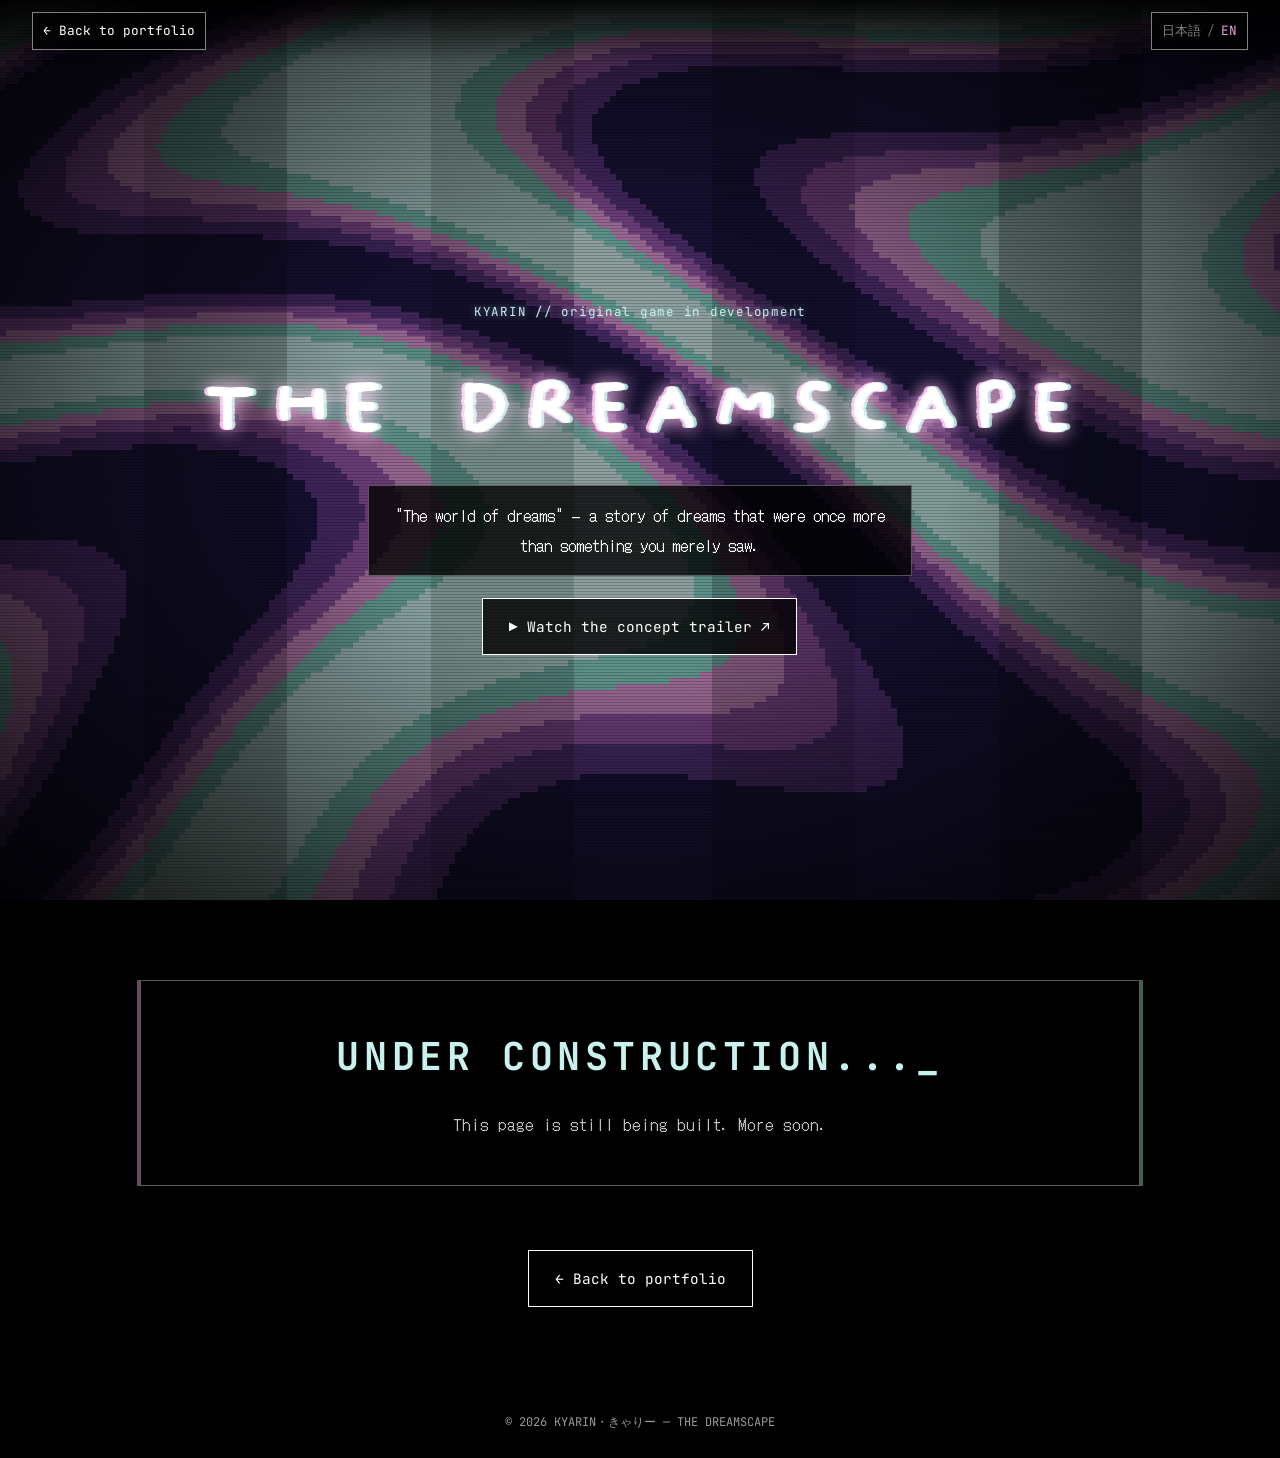
<file: dreamscape.html>
<!DOCTYPE html>
<html lang="ja">
<head>
<meta charset="utf-8">
<meta name="viewport" content="width=device-width, initial-scale=1, viewport-fit=cover">
<title>THE DREAMSCAPE | KYARIN・きゃりー</title>
<meta name="description" content="KYARIN・きゃりーが友人と制作中のオリジナルゲーム「THE DREAMSCAPE」。An original game in development by KYARIN and friends.">
<meta name="theme-color" content="#000000">
<link rel="icon" type="image/png" href="assets/img/favicon.png">
<meta property="og:title" content="THE DREAMSCAPE | KYARIN">
<meta property="og:image" content="https://i.ytimg.com/vi/bztzJvlkSeY/hqdefault.jpg">

<!-- Same language rule as the main page (shares the visitor's choice). -->
<script>
  (function () {
    var root = document.documentElement, q = new URLSearchParams(location.search).get('lang'), s = null;
    root.classList.add('js');
    if (q === 'jp') q = 'ja';
    try { s = localStorage.getItem('lang'); } catch (e) {}
    var nav = (navigator.languages && navigator.languages[0]) || navigator.language || '';
    root.lang = (q === 'ja' || q === 'en') ? q : (s === 'ja' || s === 'en') ? s : (/^ja\b/i.test(nav) ? 'ja' : 'en');
  })();
</script>

<link rel="preconnect" href="https://fonts.googleapis.com">
<link rel="preconnect" href="https://fonts.gstatic.com" crossorigin>
<!-- fonts load without blocking the first paint -->
<link rel="stylesheet" href="https://fonts.googleapis.com/css2?family=DotGothic16&family=JetBrains+Mono:wght@400;700&display=swap" media="print" onload="this.media='all'">
<noscript><link rel="stylesheet" href="https://fonts.googleapis.com/css2?family=DotGothic16&family=JetBrains+Mono:wght@400;700&display=swap"></noscript>
<link rel="stylesheet" href="assets/css/dreamscape.css?v=6">
<script src="assets/js/dreamscape.js?v=4" defer></script>
</head>
<body>
<!--
  HOW TO EDIT THIS PAGE
  Every text is written twice: <span lang="ja">日本語</span><span lang="en">English</span>.
  The page is "under construction": add new sections inside <main> above the "Back to portfolio" button.
-->

<!-- Animated wavy / glitch background -->
<canvas id="dream-bg" aria-hidden="true"></canvas>
<div class="vignette" aria-hidden="true"></div>
<div class="scanlines" aria-hidden="true"></div>

<header class="d-top">
  <a class="d-back" href="index.html#dreamscape">← <span lang="ja">ポートフォリオへ戻る</span><span lang="en">Back to portfolio</span></a>
  <button type="button" class="d-lang" id="d-lang" aria-label="Switch to English">
    <span class="d-lang-opt" data-l="ja">日本語</span><span class="d-lang-sep">/</span><span class="d-lang-opt" data-l="en">EN</span>
  </button>
</header>

<main class="d-main">

  <!-- ============ TITLE ============ -->
  <section class="d-hero">
    <p class="d-kicker">KYARIN // <span lang="ja">オリジナルゲーム制作中</span><span lang="en">original game in development</span></p>
    <h1 class="d-title" data-text="THE DREAMSCAPE">THE DREAMSCAPE</h1>
    <p class="d-sub">
      <span lang="ja">「夢の世界」— 神々に創られた、ただ見るだけではない夢の物語。</span>
      <span lang="en">"The world of dreams" — a story of dreams that were once more than something you merely saw.</span>
    </p>
    <a class="d-btn" href="https://youtu.be/bztzJvlkSeY" target="_blank" rel="noopener">▶ <span lang="ja">コンセプト映像を観る</span><span lang="en">Watch the concept trailer</span> ↗</a>
  </section>

  <!-- ============ UNDER CONSTRUCTION ============ -->
  <section class="d-panel d-wip" aria-labelledby="wip-title">
    <h2 class="d-wip-title" id="wip-title" data-text="UNDER CONSTRUCTION...">UNDER CONSTRUCTION...</h2>
    <p>
      <span lang="ja">このページは現在制作中です。続報をお待ちください。</span>
      <span lang="en">This page is still being built. More soon.</span>
    </p>
  </section>

  <div class="d-end">
    <a class="d-btn" href="index.html#dreamscape">← <span lang="ja">ポートフォリオへ戻る</span><span lang="en">Back to portfolio</span></a>
  </div>
</main>

<footer class="d-foot">© <span id="year">2026</span> KYARIN・きゃりー — THE DREAMSCAPE</footer>
</body>
</html>
</file>
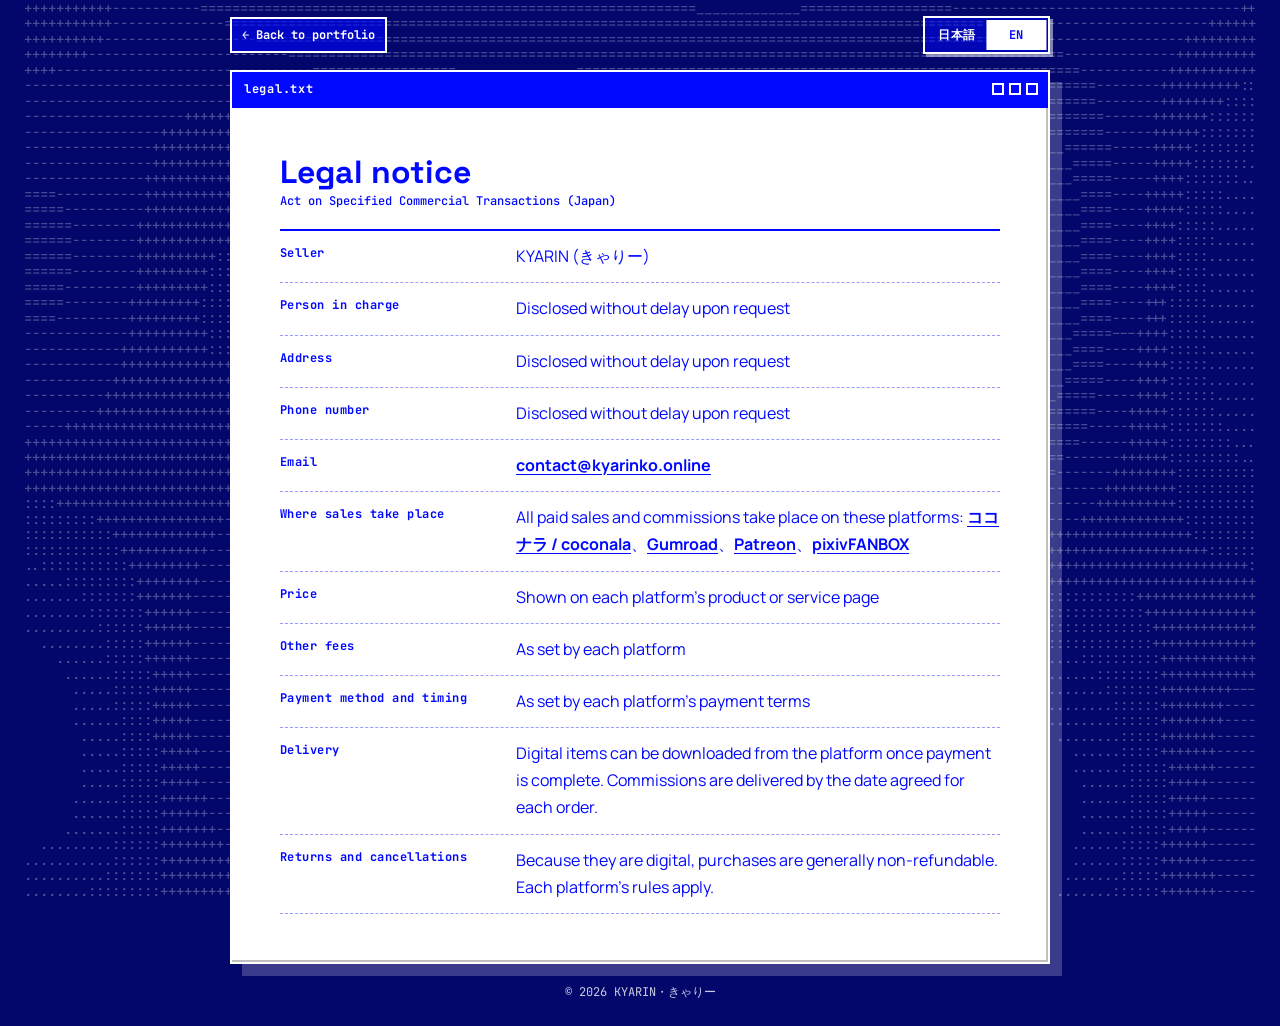
<file: legal.html>
<!DOCTYPE html>
<html lang="ja" data-title-ja="特定商取引法に基づく表記 | KYARIN・きゃりー" data-title-en="Legal notice (Specified Commercial Transactions Act) | KYARIN" data-desc-ja="KYARIN・きゃりーの特定商取引法に基づく表記。" data-desc-en="Legal notice under the Japanese Specified Commercial Transactions Act for KYARIN.">
<head>
<meta charset="utf-8">
<meta name="viewport" content="width=device-width, initial-scale=1, viewport-fit=cover">
<title>特定商取引法に基づく表記 | KYARIN・きゃりー</title>
<meta name="description" content="KYARIN・きゃりーの特定商取引法に基づく表記。">
<meta name="theme-color" content="#0008ff">
<!-- DRAFT: TODO(kyarinko) review this page (not legal advice), then remove the noindex line below and link it from the footer -->
<meta name="robots" content="noindex">
<!-- TODO(kyarinko): when approved, add canonical + hreflang like links.html -->
<meta property="og:type" content="website">
<meta property="og:url" content="https://kyarinko.online/legal.html">
<meta property="og:title" content="KYARIN — 特定商取引法に基づく表記">
<meta property="og:description" content="KYARIN・きゃりーの特定商取引法に基づく表記。 Legal notice under the Japanese Specified Commercial Transactions Act for KYARIN.">
<meta property="og:image" content="https://kyarinko.online/assets/img/og.jpg">
<meta name="twitter:card" content="summary_large_image">
<link rel="icon" type="image/png" href="assets/img/favicon.png">
<link rel="apple-touch-icon" href="assets/img/apple-touch-icon.png">

<!-- Same language rule as the main page (shares the visitor's choice). -->
<script>
  (function () {
    var root = document.documentElement, q = new URLSearchParams(location.search).get('lang'), s = null;
    root.classList.add('js');
    if (q === 'jp') q = 'ja';
    try { s = localStorage.getItem('lang'); } catch (e) {}
    var nav = (navigator.languages && navigator.languages[0]) || navigator.language || '';
    root.lang = (q === 'ja' || q === 'en') ? q : (s === 'ja' || s === 'en') ? s : (/^ja\b/i.test(nav) ? 'ja' : 'en');
  })();
</script>

<link rel="preconnect" href="https://fonts.googleapis.com">
<link rel="preconnect" href="https://fonts.gstatic.com" crossorigin>
<!-- fonts load without blocking the first paint (text shows in fallback fonts for a moment) -->
<link rel="stylesheet" href="https://fonts.googleapis.com/css2?family=Bebas+Neue&family=JetBrains+Mono:wght@300;500;700&family=Manrope:wght@400;700&family=Space+Grotesk:wght@500;700&family=Syne:wght@800&display=swap" media="print" onload="this.media='all'">
<noscript><link rel="stylesheet" href="https://fonts.googleapis.com/css2?family=Bebas+Neue&family=JetBrains+Mono:wght@300;500;700&family=Manrope:wght@400;700&family=Space+Grotesk:wght@500;700&family=Syne:wght@800&display=swap"></noscript>
<link rel="stylesheet" href="assets/css/style.css?v=20">
<link rel="stylesheet" href="assets/css/pages.css?v=2">
<script src="assets/js/common.js?v=3" defer></script>
<script src="assets/js/page.js?v=1" defer></script>
</head>
<body class="legal-page">
<div id="ascii-container" aria-hidden="true"><pre id="ascii-bg"></pre></div>
<div class="lang-wipe" aria-hidden="true"></div>

<main class="legal-main">
  <div class="links-top">
    <a class="back-link" href="index.html">← <span lang="ja">ポートフォリオへ戻る</span><span lang="en">Back to portfolio</span></a>
    <button type="button" class="switch lang-switch" aria-label="Switch to English">
      <span class="switch-thumb" aria-hidden="true"></span>
      <span class="switch-opt" aria-hidden="true">日本語</span>
      <span class="switch-opt" aria-hidden="true">EN</span>
    </button>
  </div>
  <div class="window window--light reveal">
    <div class="window-bar"><span>legal.txt</span><span class="window-ctrl" aria-hidden="true"><i></i><i></i><i></i></span></div>
    <div class="window-body">
      <h1 class="legal-title"><span lang="ja">特定商取引法に基づく表記</span><span lang="en">Legal notice<small>Act on Specified Commercial Transactions (Japan)</small></span></h1>
      <dl class="legal-table">
        <div><dt><span lang="ja">販売事業者</span><span lang="en">Seller</span></dt><dd><span lang="ja">KYARIN（きゃりー）</span><span lang="en">KYARIN (きゃりー)</span></dd></div>
        <div><dt><span lang="ja">運営責任者</span><span lang="en">Person in charge</span></dt><dd><span lang="ja">請求があった場合には遅滞なく開示いたします</span><span lang="en">Disclosed without delay upon request</span></dd></div>
        <div><dt><span lang="ja">所在地</span><span lang="en">Address</span></dt><dd><span lang="ja">請求があった場合には遅滞なく開示いたします</span><span lang="en">Disclosed without delay upon request</span></dd></div>
        <div><dt><span lang="ja">電話番号</span><span lang="en">Phone number</span></dt><dd><span lang="ja">請求があった場合には遅滞なく開示いたします</span><span lang="en">Disclosed without delay upon request</span></dd></div>
        <div><dt><span lang="ja">メールアドレス</span><span lang="en">Email</span></dt><dd><a href="mailto:contact@kyarinko.online">contact@kyarinko.online</a></dd></div>
        <div><dt><span lang="ja">販売・取引の場所</span><span lang="en">Where sales take place</span></dt><dd><span lang="ja">有料の販売・コミッションはすべて以下のプラットフォーム上で行われます：</span><span lang="en">All paid sales and commissions take place on these platforms:</span> <a href="https://coconala.com/users/6411269" target="_blank" rel="noopener">ココナラ / coconala</a>、<a href="https://kyarinko.gumroad.com/" target="_blank" rel="noopener">Gumroad</a>、<a href="https://www.patreon.com/cw/kyarinko" target="_blank" rel="noopener">Patreon</a>、<a href="https://kyarin.fanbox.cc/" target="_blank" rel="noopener">pixivFANBOX</a><!-- TODO(kyarinko): add BOOTH / itch.io when the shops open --></dd></div>
        <div><dt><span lang="ja">販売価格</span><span lang="en">Price</span></dt><dd><span lang="ja">各プラットフォームの商品・サービスページに表示しています</span><span lang="en">Shown on each platform's product or service page</span></dd></div>
        <div><dt><span lang="ja">商品代金以外の必要料金</span><span lang="en">Other fees</span></dt><dd><span lang="ja">各プラットフォームの規定に従います</span><span lang="en">As set by each platform</span></dd></div>
        <div><dt><span lang="ja">支払方法・支払時期</span><span lang="en">Payment method and timing</span></dt><dd><span lang="ja">各プラットフォームの決済方法・規定に従います</span><span lang="en">As set by each platform's payment terms</span></dd></div>
        <div><dt><span lang="ja">引渡し時期</span><span lang="en">Delivery</span></dt><dd><span lang="ja">デジタル商品は決済完了後、各プラットフォームからダウンロードいただけます。コミッションは取引ごとに合意した納期にお届けします。</span><span lang="en">Digital items can be downloaded from the platform once payment is complete. Commissions are delivered by the date agreed for each order.</span></dd></div>
        <div><dt><span lang="ja">返品・キャンセル</span><span lang="en">Returns and cancellations</span></dt><dd><span lang="ja">デジタル商品の性質上、購入後の返品・返金は原則としてお受けしておりません。各プラットフォームの規定に従います。</span><span lang="en">Because they are digital, purchases are generally non-refundable. Each platform's rules apply.</span></dd></div>
      </dl>
    </div>
  </div>
  <p class="links-foot">© <span id="year">2026</span> KYARIN・きゃりー</p>
</main>
</body>
</html>
</file>
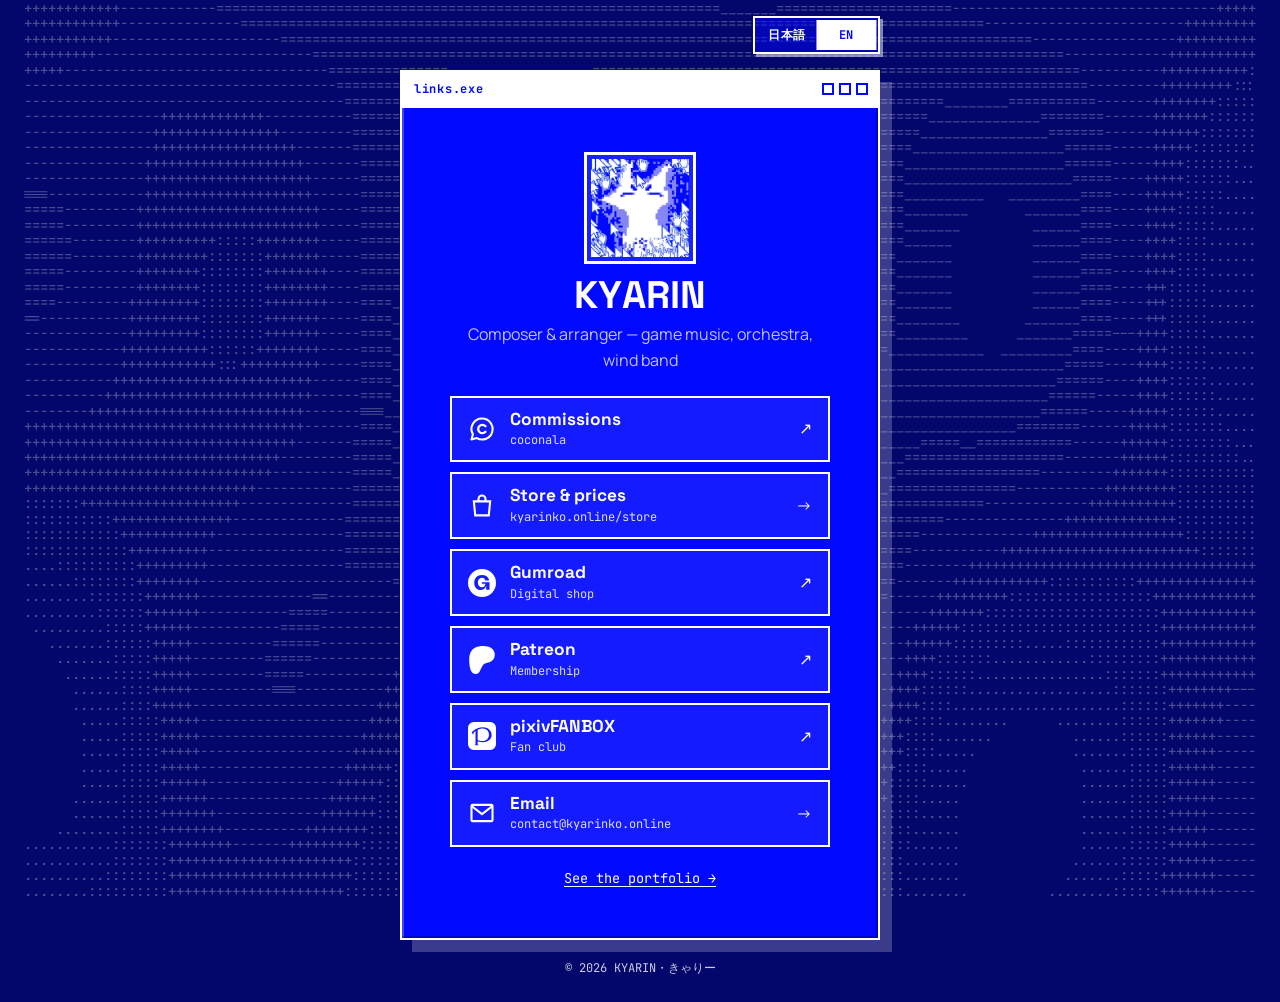
<file: links.html>
<!DOCTYPE html>
<html lang="ja" data-title-ja="KYARIN・きゃりー | リンク" data-title-en="KYARIN | Links" data-desc-ja="作曲家・編曲家 KYARIN・きゃりーのリンク集。" data-desc-en="Links for composer and arranger KYARIN.">
<head>
<meta charset="utf-8">
<meta name="viewport" content="width=device-width, initial-scale=1, viewport-fit=cover">
<title>KYARIN・きゃりー | リンク</title>
<meta name="description" content="作曲家・編曲家 KYARIN・きゃりーのリンク集。">
<meta name="theme-color" content="#0008ff">
<link rel="canonical" href="https://kyarinko.online/links.html">
<link rel="alternate" hreflang="ja" href="https://kyarinko.online/links.html?lang=ja">
<link rel="alternate" hreflang="en" href="https://kyarinko.online/links.html?lang=en">
<link rel="alternate" hreflang="x-default" href="https://kyarinko.online/links.html">
<meta property="og:type" content="website">
<meta property="og:url" content="https://kyarinko.online/links.html">
<meta property="og:title" content="KYARIN — Links">
<meta property="og:description" content="作曲家・編曲家 KYARIN・きゃりーのリンク集。 Links for composer and arranger KYARIN.">
<meta property="og:image" content="https://kyarinko.online/assets/img/og.jpg">
<meta name="twitter:card" content="summary_large_image">
<link rel="icon" type="image/png" href="assets/img/favicon.png">
<link rel="apple-touch-icon" href="assets/img/apple-touch-icon.png">

<!-- Same language rule as the main page (shares the visitor's choice). -->
<script>
  (function () {
    var root = document.documentElement, q = new URLSearchParams(location.search).get('lang'), s = null;
    root.classList.add('js');
    if (q === 'jp') q = 'ja';
    try { s = localStorage.getItem('lang'); } catch (e) {}
    var nav = (navigator.languages && navigator.languages[0]) || navigator.language || '';
    root.lang = (q === 'ja' || q === 'en') ? q : (s === 'ja' || s === 'en') ? s : (/^ja\b/i.test(nav) ? 'ja' : 'en');
  })();
</script>

<link rel="preconnect" href="https://fonts.googleapis.com">
<link rel="preconnect" href="https://fonts.gstatic.com" crossorigin>
<!-- fonts load without blocking the first paint (text shows in fallback fonts for a moment) -->
<link rel="stylesheet" href="https://fonts.googleapis.com/css2?family=Bebas+Neue&family=JetBrains+Mono:wght@300;500;700&family=Manrope:wght@400;700&family=Space+Grotesk:wght@500;700&family=Syne:wght@800&display=swap" media="print" onload="this.media='all'">
<noscript><link rel="stylesheet" href="https://fonts.googleapis.com/css2?family=Bebas+Neue&family=JetBrains+Mono:wght@300;500;700&family=Manrope:wght@400;700&family=Space+Grotesk:wght@500;700&family=Syne:wght@800&display=swap"></noscript>
<link rel="stylesheet" href="assets/css/style.css?v=20">
<link rel="stylesheet" href="assets/css/pages.css?v=2">
<script src="assets/js/common.js?v=3" defer></script>
<script src="assets/js/page.js?v=1" defer></script>
</head>
<body class="links-page">
<div id="ascii-container" aria-hidden="true"><pre id="ascii-bg"></pre></div>
<div class="lang-wipe" aria-hidden="true"></div>

<main class="links-main">
  <div class="links-top">
    <button type="button" class="switch lang-switch" aria-label="Switch to English">
      <span class="switch-thumb" aria-hidden="true"></span>
      <span class="switch-opt" aria-hidden="true">日本語</span>
      <span class="switch-opt" aria-hidden="true">EN</span>
    </button>
  </div>
  <div class="window reveal">
    <div class="window-bar"><span>links.exe</span><span class="window-ctrl" aria-hidden="true"><i></i><i></i><i></i></span></div>
    <div class="window-body links-body">
      <img class="links-avatar" src="assets/img/kyarin.webp" width="112" height="112" alt="" fetchpriority="high">
      <h1 class="links-name wave">KYARIN</h1>
      <p class="links-bio"><span lang="ja">作曲・編曲・演奏｜ゲーム音楽・オーケストラ・吹奏楽</span><span lang="en">Composer &amp; arranger — game music, orchestra, wind band</span></p>
      <ul class="links-list">
      <!-- TODO(kyarinko): free sampler URL — then delete "hidden" on the <li> below -->
      <li hidden><a class="link-btn" href="#" target="_blank" rel="noopener"><svg viewBox="0 0 24 24" aria-hidden="true"><path d="M9 18V5l11-2v13" fill="none" stroke="currentColor" stroke-width="1.8"/><circle cx="6" cy="18" r="3" fill="none" stroke="currentColor" stroke-width="1.8"/><circle cx="17" cy="16" r="3" fill="none" stroke="currentColor" stroke-width="1.8"/></svg><span class="link-text"><b><span lang="ja">フリーサンプラー（無料）</span><span lang="en">Free sampler</span></b><small><span lang="ja">3曲を無料でダウンロード</span><span lang="en">Download 3 tracks for free</span></small></span><i aria-hidden="true">↗</i></a></li>
      <li><a class="link-btn" href="https://coconala.com/users/6411269" target="_blank" rel="noopener"><svg viewBox="0 0 24 24" aria-hidden="true"><path d="M12 3a9 9 0 00-7.8 13.5L3 21l4.6-1.2A9 9 0 1012 3z" fill="none" stroke="currentColor" stroke-width="1.8" stroke-linejoin="round"/><path d="M15 9.6a3.6 3.6 0 100 4.8" fill="none" stroke="currentColor" stroke-width="2" stroke-linecap="round"/></svg><span class="link-text"><b><span lang="ja">作曲・編曲のご依頼</span><span lang="en">Commissions</span></b><small><span lang="ja">ココナラ</span><span lang="en">coconala</span></small></span><i aria-hidden="true">↗</i></a></li>
      <li><a class="link-btn" href="store.html"><svg viewBox="0 0 24 24" aria-hidden="true"><path d="M5 8h14l-1.2 12H6.2z" fill="none" stroke="currentColor" stroke-width="1.8"/><path d="M9 8V6a3 3 0 016 0v2" fill="none" stroke="currentColor" stroke-width="1.8"/></svg><span class="link-text"><b><span lang="ja">ストア・料金</span><span lang="en">Store &amp; prices</span></b><small><span lang="ja">kyarinko.online/store</span><span lang="en">kyarinko.online/store</span></small></span><i aria-hidden="true">→</i></a></li>
      <li><a class="link-btn" href="https://kyarinko.gumroad.com/" target="_blank" rel="noopener"><svg viewBox="0 0 24 24" aria-hidden="true"><path fill="currentColor" d="M12 0A12 12 0 0 0 0 12a12 12 0 0 0 12 12 12 12 0 0 0 12-12A12 12 0 0 0 12 0Zm-.007 5.12c4.48 0 5.995 3.025 6.064 4.744h-3.239c-.069-.962-.897-2.406-2.896-2.406-2.136 0-3.514 1.857-3.514 4.126 0 2.27 1.378 4.125 3.514 4.125 1.93 0 2.758-1.512 3.103-3.025h-3.103v-1.238h6.509v6.327h-2.855v-3.989c-.207 1.444-1.102 4.264-4.617 4.264-3.516 0-5.584-2.82-5.584-6.326 0-3.645 2.276-6.602 6.618-6.602z"/></svg><span class="link-text"><b><span lang="ja">Gumroad</span><span lang="en">Gumroad</span></b><small><span lang="ja">デジタル販売</span><span lang="en">Digital shop</span></small></span><i aria-hidden="true">↗</i></a></li>
      <li><a class="link-btn" href="https://www.patreon.com/cw/kyarinko" target="_blank" rel="noopener"><svg viewBox="0 0 24 24" aria-hidden="true"><path fill="currentColor" d="M22.957 7.21c-.004-3.064-2.391-5.576-5.191-6.482-3.478-1.125-8.064-.962-11.384.604C2.357 3.231 1.093 7.391 1.046 11.54c-.039 3.411.302 12.396 5.369 12.46 3.765.047 4.326-4.804 6.068-7.141 1.24-1.662 2.836-2.132 4.801-2.618 3.376-.836 5.678-3.501 5.673-7.031Z"/></svg><span class="link-text"><b><span lang="ja">Patreon</span><span lang="en">Patreon</span></b><small><span lang="ja">月額支援</span><span lang="en">Membership</span></small></span><i aria-hidden="true">↗</i></a></li>
      <li><a class="link-btn" href="https://kyarin.fanbox.cc/" target="_blank" rel="noopener"><svg viewBox="0 0 24 24" aria-hidden="true"><path fill="currentColor" d="M4.935 0A4.924 4.924 0 0 0 0 4.935v14.13A4.924 4.924 0 0 0 4.935 24h14.13A4.924 4.924 0 0 0 24 19.065V4.935A4.924 4.924 0 0 0 19.065 0zm7.81 4.547c2.181 0 4.058.676 5.399 1.847a6.118 6.118 0 0 1 2.116 4.66c.005 1.854-.88 3.476-2.257 4.563-1.375 1.092-3.225 1.697-5.258 1.697-2.314 0-4.46-.842-4.46-.842v2.718c.397.116 1.048.365.635.779H5.79c-.41-.41.19-.65.644-.779V7.666c-1.053.81-1.593 1.51-1.868 2.031.32 1.02-.284.969-.284.969l-1.09-1.73s3.868-4.39 9.553-4.39zm-.19.971c-1.423-.003-3.184.473-4.27 1.244v8.646c.988.487 2.484.832 4.26.832h.01c1.596 0 2.98-.593 3.93-1.533.952-.948 1.486-2.183 1.492-3.683-.005-1.54-.504-2.864-1.42-3.86-.918-.992-2.274-1.645-4.002-1.646Z"/></svg><span class="link-text"><b><span lang="ja">pixivFANBOX</span><span lang="en">pixivFANBOX</span></b><small><span lang="ja">ファンクラブ</span><span lang="en">Fan club</span></small></span><i aria-hidden="true">↗</i></a></li>
      <li><a class="link-btn" href="mailto:contact@kyarinko.online"><svg viewBox="0 0 24 24" aria-hidden="true"><rect x="3" y="5" width="18" height="14" rx="1" fill="none" stroke="currentColor" stroke-width="1.8"/><path d="M3 6l9 7 9-7" fill="none" stroke="currentColor" stroke-width="1.8"/></svg><span class="link-text"><b><span lang="ja">メール</span><span lang="en">Email</span></b><small><span lang="ja">contact@kyarinko.online</span><span lang="en">contact@kyarinko.online</span></small></span><i aria-hidden="true">→</i></a></li>
      </ul>
      <p class="links-home"><a href="index.html"><span lang="ja">ポートフォリオを見る →</span><span lang="en">See the portfolio →</span></a></p>
    </div>
  </div>
  <p class="links-foot">© <span id="year">2026</span> KYARIN・きゃりー</p>
</main>
</body>
</html>
</file>
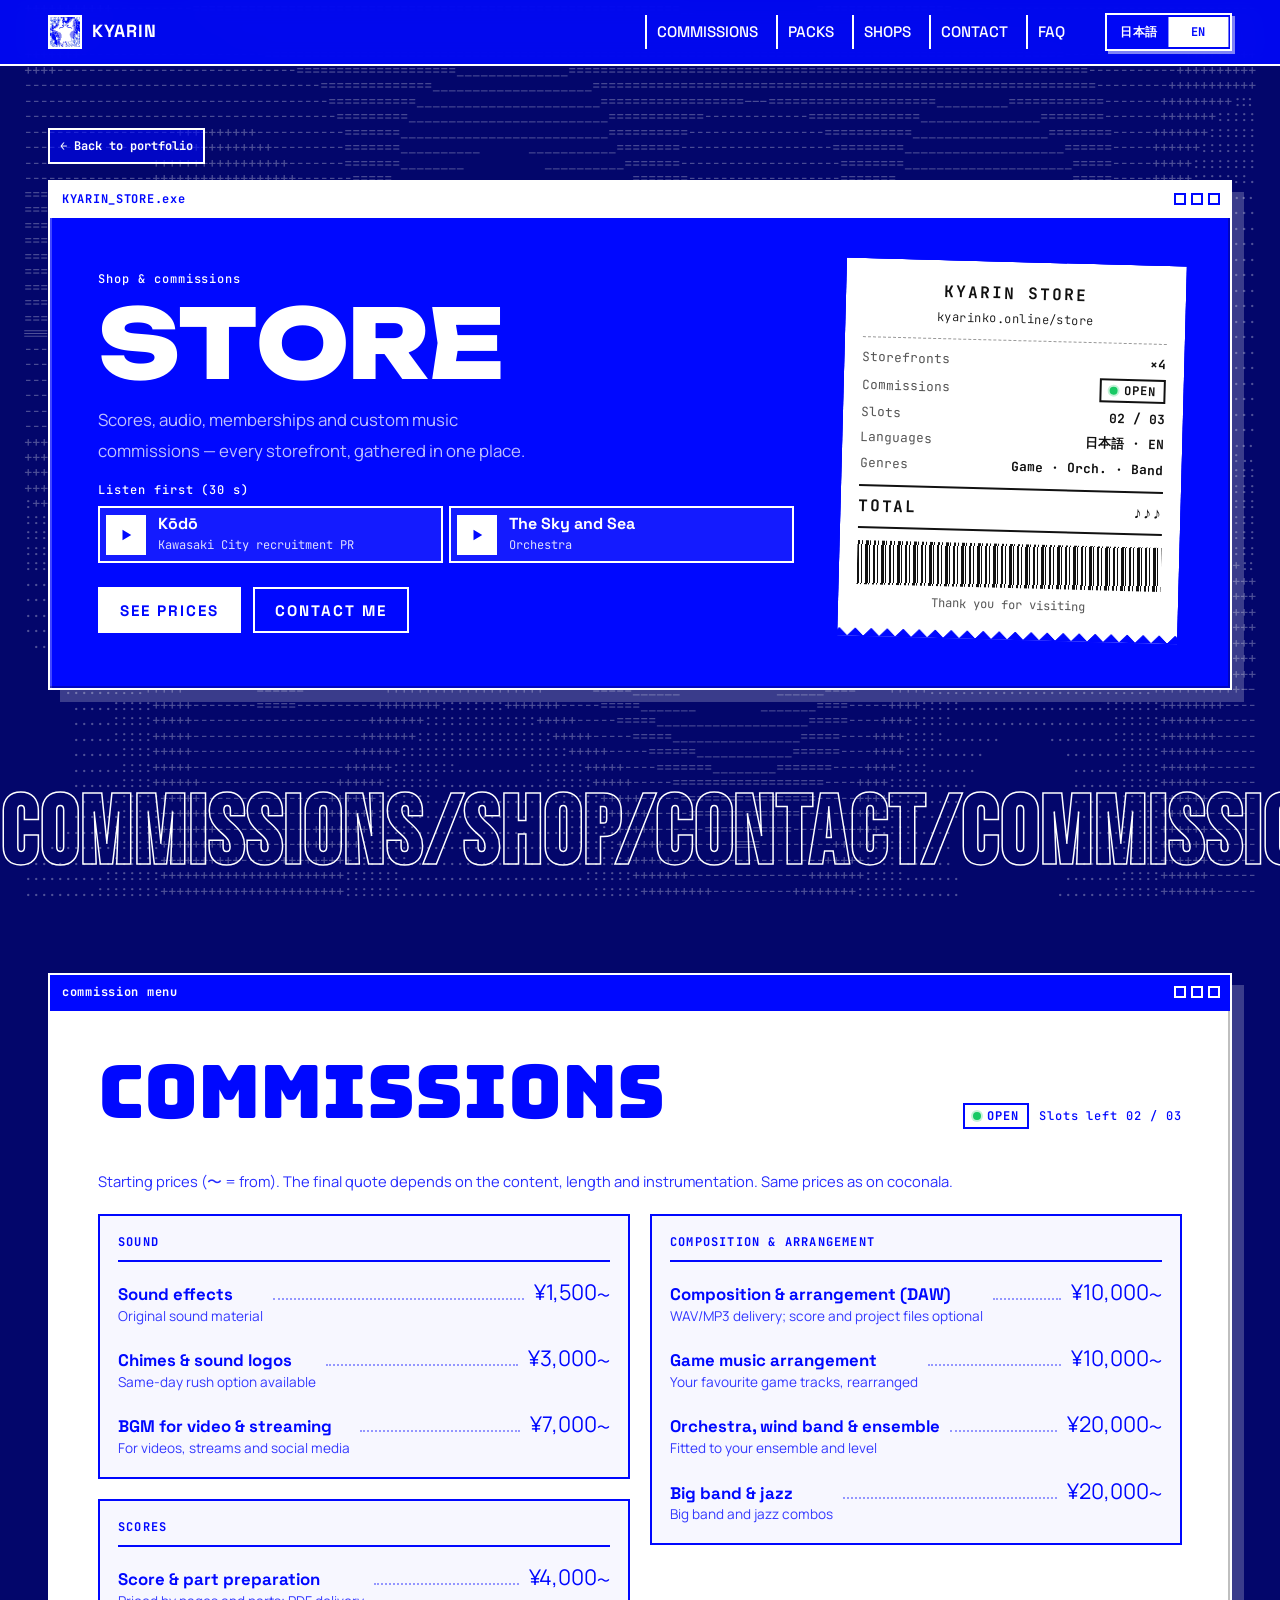
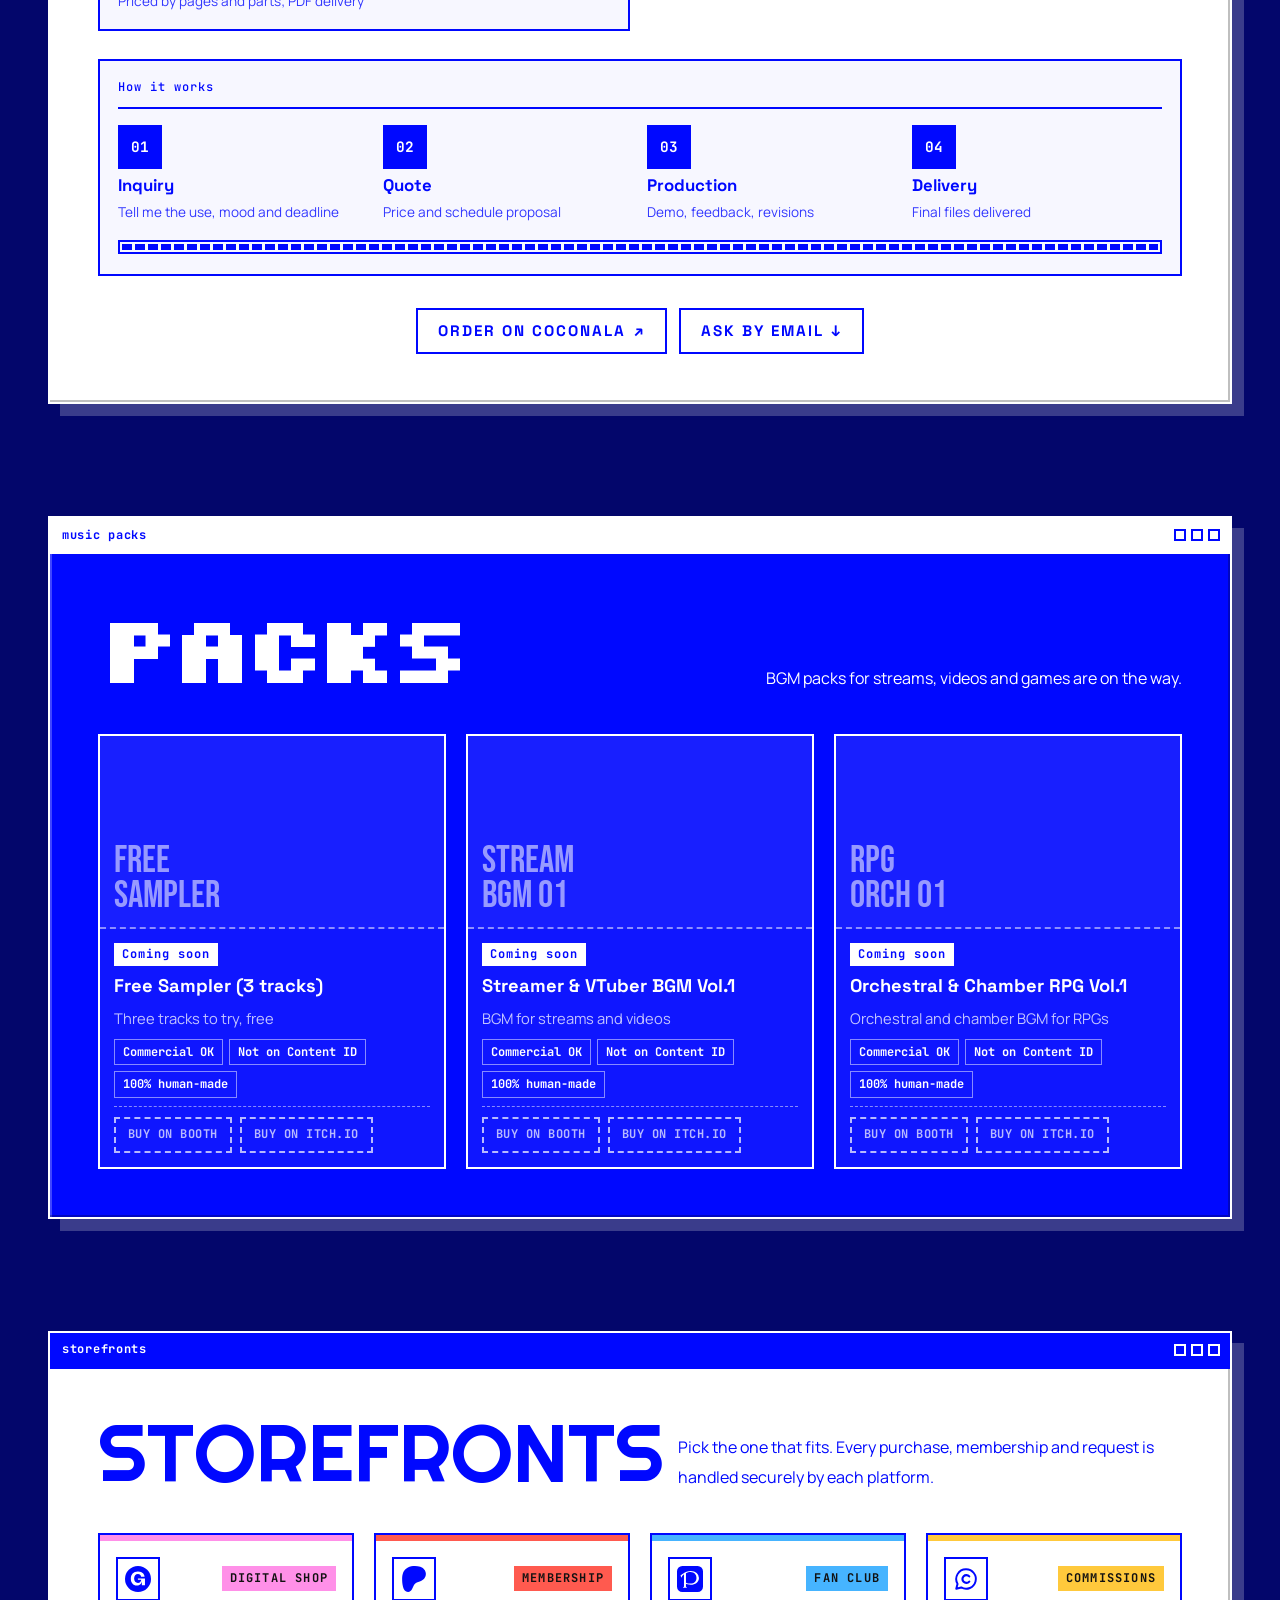
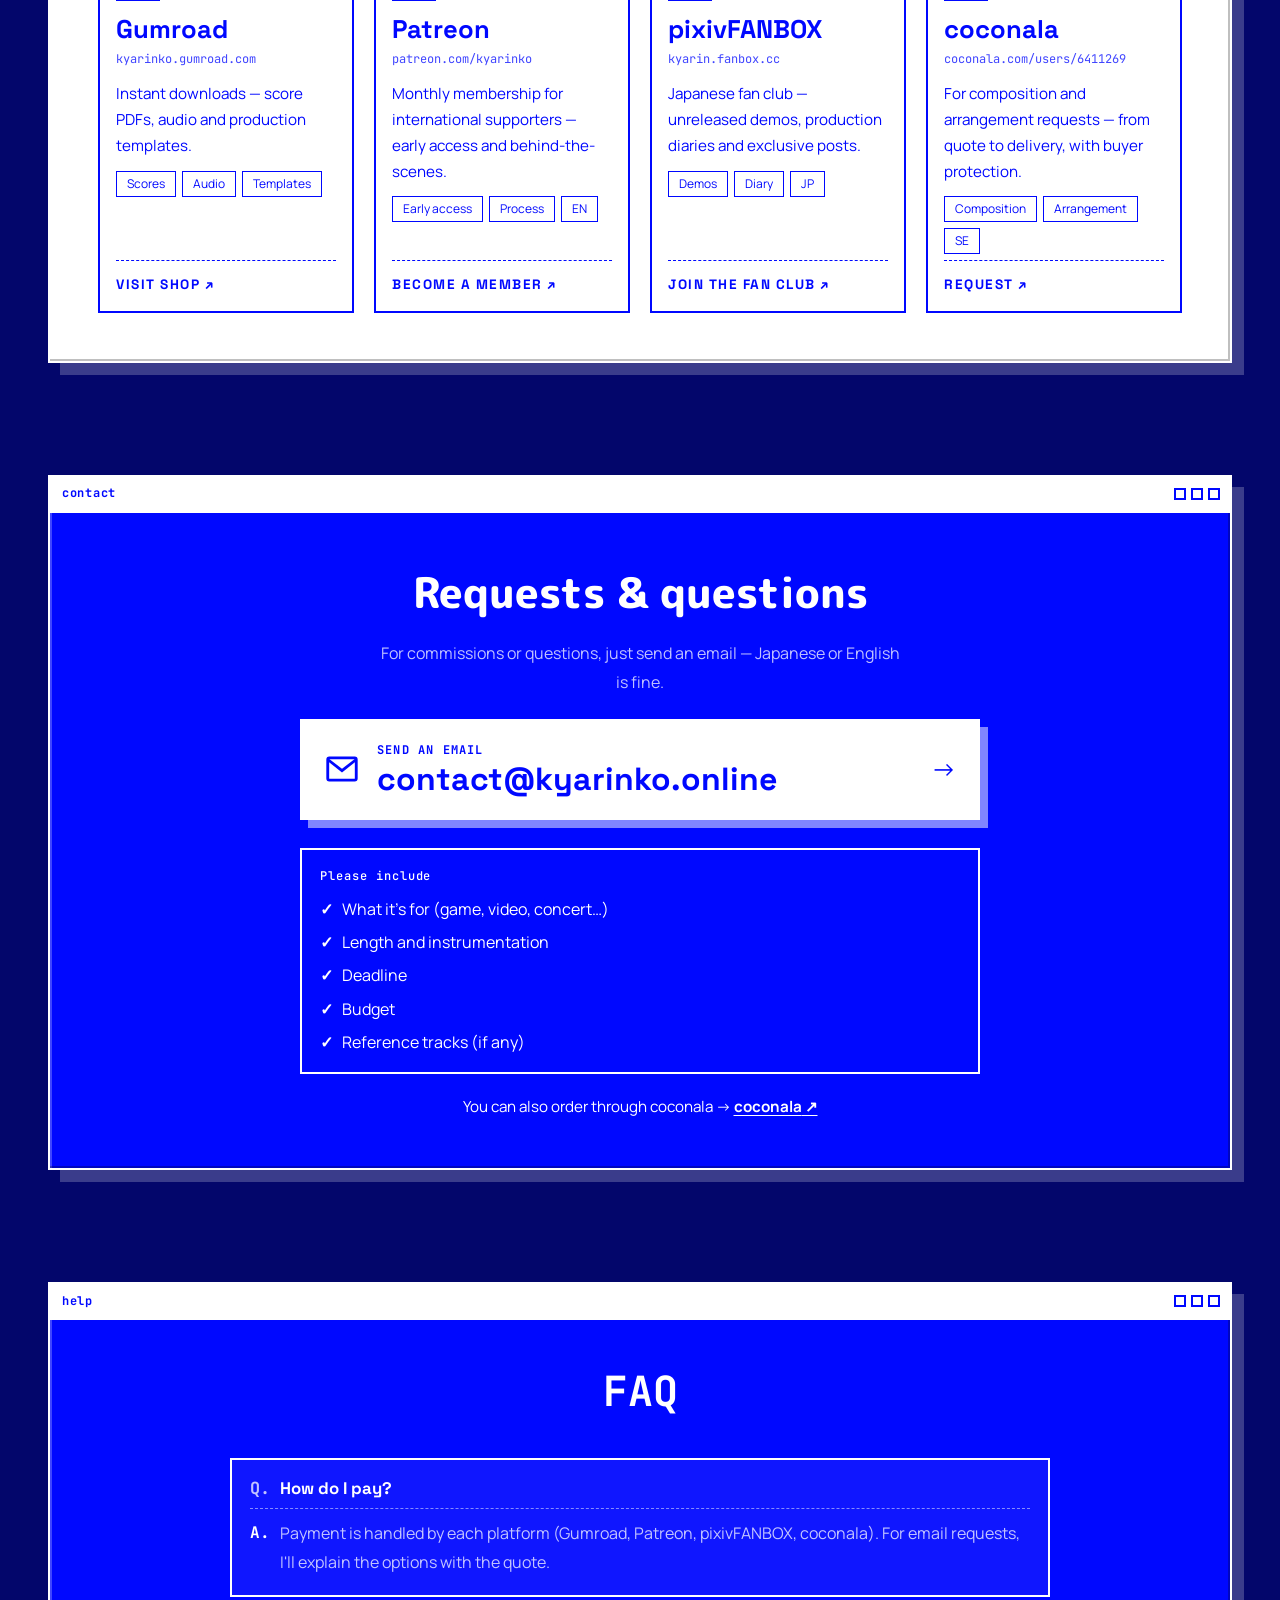
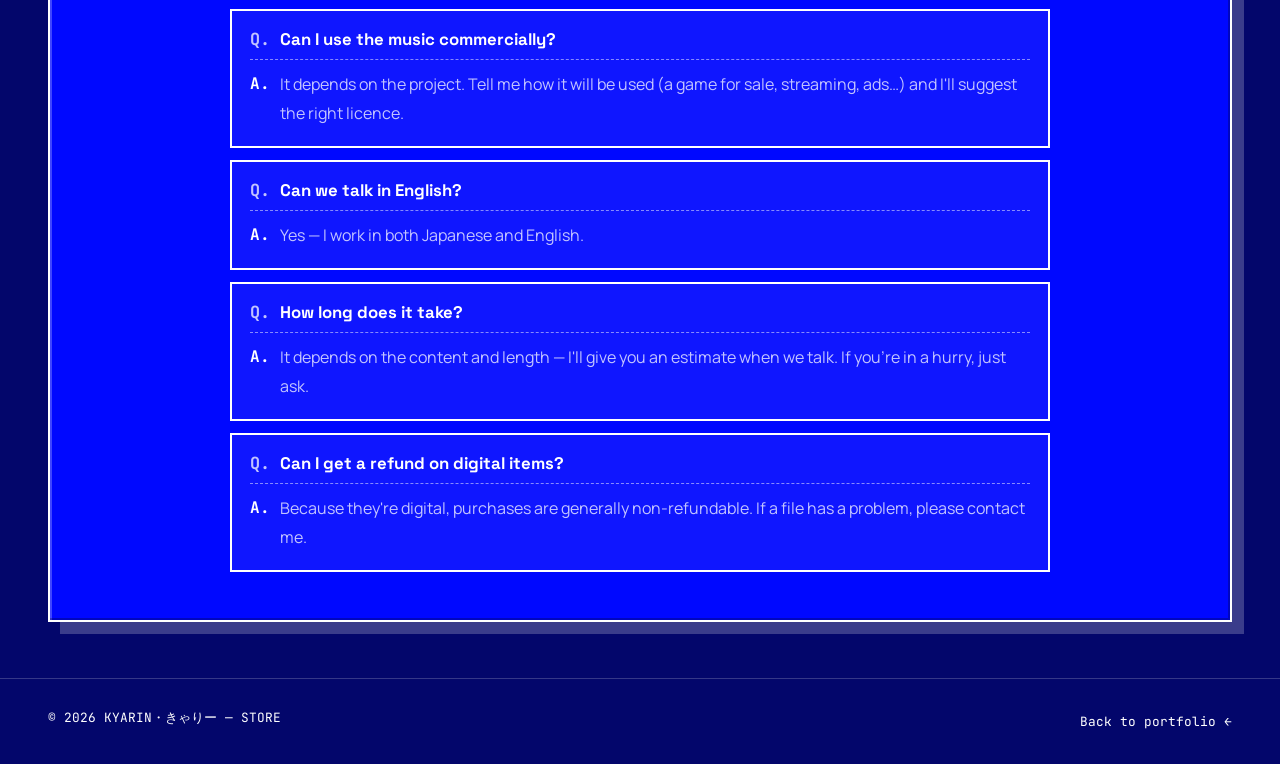
<file: store.html>
<!DOCTYPE html>
<html lang="ja">
<head>
<meta charset="utf-8">
<meta name="viewport" content="width=device-width, initial-scale=1, viewport-fit=cover">
<title>STORE | KYARIN・きゃりー</title>
<meta name="description" content="KYARIN・きゃりーのストアとコミッション。楽譜・音源・メンバーシップ、作曲・編曲のご依頼。">
<meta name="theme-color" content="#0008ff">
<link rel="canonical" href="https://kyarinko.online/store.html">
<link rel="alternate" hreflang="ja" href="https://kyarinko.online/store.html?lang=ja">
<link rel="alternate" hreflang="en" href="https://kyarinko.online/store.html?lang=en">
<link rel="alternate" hreflang="x-default" href="https://kyarinko.online/store.html">
<meta property="og:type" content="website">
<meta property="og:url" content="https://kyarinko.online/store.html">
<meta property="og:title" content="KYARIN STORE — Shop &amp; Commissions">
<meta property="og:description" content="楽譜・音源・メンバーシップ、作曲・編曲のご依頼。Scores, audio, memberships and music commissions.">
<meta property="og:image" content="https://kyarinko.online/assets/img/og.jpg">
<link rel="icon" type="image/png" href="assets/img/favicon.png">
<link rel="apple-touch-icon" href="assets/img/apple-touch-icon.png">

<!-- Same language rule as the main page (shares the visitor's choice). -->
<script>
  (function () {
    var root = document.documentElement, q = new URLSearchParams(location.search).get('lang'), s = null;
    root.classList.add('js');
    if (q === 'jp') q = 'ja';
    try { s = localStorage.getItem('lang'); } catch (e) {}
    var nav = (navigator.languages && navigator.languages[0]) || navigator.language || '';
    root.lang = (q === 'ja' || q === 'en') ? q : (s === 'ja' || s === 'en') ? s : (/^ja\b/i.test(nav) ? 'ja' : 'en');
  })();
</script>

<link rel="preconnect" href="https://fonts.googleapis.com">
<link rel="preconnect" href="https://fonts.gstatic.com" crossorigin>
<!-- fonts load without blocking the first paint (text shows in fallback fonts for a moment) -->
<link rel="stylesheet" href="https://fonts.googleapis.com/css2?family=Bebas+Neue&family=JetBrains+Mono:wght@300;500;700&family=Manrope:wght@400;700&family=Space+Grotesk:wght@500;700&family=Syne:wght@800&display=swap" media="print" onload="this.media='all'">
<noscript><link rel="stylesheet" href="https://fonts.googleapis.com/css2?family=Bebas+Neue&family=JetBrains+Mono:wght@300;500;700&family=Manrope:wght@400;700&family=Space+Grotesk:wght@500;700&family=Syne:wght@800&display=swap"></noscript>
<!-- title fonts: each section title has its own face; text= downloads only the letters in those titles
     (if you change a title, add any new letters here or they show in a fallback font) -->
<link rel="stylesheet" href="https://fonts.googleapis.com/css2?family=Bungee&amp;family=M+PLUS+Rounded+1c:wght@800&amp;family=Righteous&amp;family=Silkscreen:wght@700&amp;family=Unbounded:wght@800&amp;display=swap&amp;text=%20%26ACEFIKMNOPRSTYeinoqstu%E3%81%84%E3%81%8A%E3%81%8D%E3%81%94%E3%81%9B%E3%82%83%E3%82%8A%E3%82%8F%E3%83%BB%E3%83%BC%E4%BE%9D%E5%90%88%E5%95%8F%E9%A0%BC" media="print" onload="this.media='all'">
<link rel="stylesheet" href="assets/css/style.css?v=20">
<link rel="stylesheet" href="assets/css/store.css?v=11">
<script src="assets/js/common.js?v=3" defer></script>
<script src="assets/js/store.js?v=4" defer></script>
<script src="assets/js/player.js?v=3" defer></script>
</head>
<body class="store-page">
<!--
  HOW TO EDIT THIS PAGE
  • Every text is written twice: <span lang="ja">日本語</span><span lang="en">English</span>. Edit both.
  • Commission prices: each <li> in .menu is one service (same prices as the coconala profile).
  • Commission status: change data-status="open" to "closed" on .status-pill, and the slot numbers.
-->
<a class="skip-link" href="#commissions"><span lang="ja">本文へスキップ</span><span lang="en">Skip to main content</span></a>

<div id="ascii-container" aria-hidden="true"><pre id="ascii-bg"></pre></div>
<div class="lang-wipe" aria-hidden="true"></div>

<header class="topbar is-shown">
  <div class="container topbar-inner">
    <a class="brand" href="index.html">
      <img class="brand-icon" src="assets/img/kyarin.webp" width="34" height="34" alt="" fetchpriority="high">
      <b>KYARIN</b>
    </a>
    <nav class="store-nav" aria-label="Store">
      <a href="#commissions"><span lang="ja">依頼</span><span lang="en">Commissions</span></a>
      <a href="#packs"><span lang="ja">パック</span><span lang="en">Packs</span></a>
      <a href="#storefronts"><span lang="ja">ストア</span><span lang="en">Shops</span></a>
      <a href="#contact"><span lang="ja">連絡</span><span lang="en">Contact</span></a>
      <a href="#faq">FAQ</a>
    </nav>
    <button type="button" class="switch lang-switch" aria-label="Switch to English">
      <span class="switch-thumb" aria-hidden="true"></span>
      <span class="switch-opt" aria-hidden="true">日本語</span>
      <span class="switch-opt" aria-hidden="true">EN</span>
    </button>
  </div>
</header>

<main class="store-main">

  <!-- ============ STORE HERO ============ -->
  <section class="section store-hero">
    <div class="container">
      <a class="back-link" href="index.html">← <span lang="ja">ポートフォリオへ戻る</span><span lang="en">Back to portfolio</span></a>
      <div class="window reveal">
        <div class="window-bar"><span>KYARIN_STORE.exe</span><span class="window-ctrl" aria-hidden="true"><i></i><i></i><i></i></span></div>
        <div class="window-body hero-body">
          <div class="hero-copy">
            <p class="mono-label"><span lang="ja">ストア ＆ コミッション</span><span lang="en">Shop &amp; commissions</span></p>
            <h1 class="store-title title-store wave">STORE</h1>
            <p class="hero-lead">
              <span lang="ja">楽譜・音源・メンバーシップ、そして作曲・編曲のご依頼。各プラットフォームの窓口をここにまとめました。</span>
              <span lang="en">Scores, audio, memberships and custom music commissions — every storefront, gathered in one place.</span>
            </p>
            <!-- Listen first: 30-second previews (assets/music/preview/). TODO(kyarinko): confirm kawasaki.mp3 may be used as a store sample (client work?) -->
            <div class="listen" role="group" aria-labelledby="listen-label">
              <p class="mono-label" id="listen-label"><span lang="ja">まずは試聴（30秒）</span><span lang="en">Listen first (30 s)</span></p>
              <button type="button" class="preview" data-src="assets/music/preview/kawasaki-preview.mp3" data-title="光導" aria-label="プレビュー再生：光導" data-label-en="Play preview: Kōdō"><svg class="i-play" viewBox="0 0 16 16" aria-hidden="true"><path d="M4 2l10 6-10 6z" fill="currentColor"/></svg><svg class="i-pause" viewBox="0 0 16 16" aria-hidden="true"><path d="M3 2h3.5v12H3zM9.5 2H13v12H9.5z" fill="currentColor"/></svg><span class="preview-title"><span lang="ja">光導</span><span lang="en">Kōdō</span></span><small><span lang="ja">川崎市職員採用PR動画</span><span lang="en">Kawasaki City recruitment PR</span></small></button>
              <button type="button" class="preview" data-src="assets/music/preview/skyandsea-preview.mp3" data-title="The Sky and Sea" aria-label="プレビュー再生：The Sky and Sea" data-label-en="Play preview: The Sky and Sea"><svg class="i-play" viewBox="0 0 16 16" aria-hidden="true"><path d="M4 2l10 6-10 6z" fill="currentColor"/></svg><svg class="i-pause" viewBox="0 0 16 16" aria-hidden="true"><path d="M3 2h3.5v12H3zM9.5 2H13v12H9.5z" fill="currentColor"/></svg><span class="preview-title">The Sky and Sea</span><small><span lang="ja">管弦楽</span><span lang="en">Orchestra</span></small></button>
            </div>
            <div class="cta">
              <a class="btn btn--solid" href="#commissions"><span lang="ja">料金を見る</span><span lang="en">See prices</span></a>
              <a class="btn" href="#contact"><span lang="ja">連絡する</span><span lang="en">Contact me</span></a>
            </div>
          </div>

          <!-- receipt-style summary -->
          <aside class="receipt" aria-label="Summary">
            <p class="receipt-head">KYARIN STORE<br><small>kyarinko.online/store</small></p>
            <dl class="receipt-lines">
              <div><dt><span lang="ja">ストア</span><span lang="en">Storefronts</span></dt><dd>×4</dd></div>
              <div><dt><span lang="ja">コミッション</span><span lang="en">Commissions</span></dt><dd><span class="status-pill" data-status="open"><span lang="ja">受付中</span><span lang="en">OPEN</span></span></dd></div>
              <div><dt><span lang="ja">受付枠</span><span lang="en">Slots</span></dt><dd>02 / 03</dd></div>
              <div><dt><span lang="ja">対応言語</span><span lang="en">Languages</span></dt><dd>日本語 · EN</dd></div>
              <div><dt><span lang="ja">ジャンル</span><span lang="en">Genres</span></dt><dd><span lang="ja">ゲーム・管弦楽・吹奏楽</span><span lang="en">Game · Orch. · Band</span></dd></div>
            </dl>
            <p class="receipt-total"><span>TOTAL</span><span>♪♪♪</span></p>
            <div class="barcode" aria-hidden="true"></div>
            <p class="receipt-foot"><span lang="ja">ご来店ありがとうございます</span><span lang="en">Thank you for visiting</span></p>
          </aside>
        </div>
      </div>
    </div>
  </section>

  <div class="marquee store-marquee" aria-hidden="true">
    <span>COMMISSIONS/SHOP/CONTACT/COMMISSIONS/SHOP/CONTACT/</span>
    <span>COMMISSIONS/SHOP/CONTACT/COMMISSIONS/SHOP/CONTACT/</span>
  </div>

  <!-- ============ 01 COMMISSIONS ============ -->
  <section class="section" id="commissions" aria-labelledby="cm-title">
    <div class="container">
      <div class="window window--light reveal">
        <div class="window-bar"><span><span lang="ja">依頼メニュー</span><span lang="en">commission menu</span></span><span class="window-ctrl" aria-hidden="true"><i></i><i></i><i></i></span></div>
        <div class="window-body">
          <div class="section-head section-head--row">
            <h2 class="title-commissions wave" id="cm-title">COMMISSIONS</h2>
            <p class="commission-status">
              <span class="status-pill" data-status="open"><span lang="ja">受付中</span><span lang="en">OPEN</span></span>
              <span class="mono-label"><span lang="ja">残り枠</span><span lang="en">Slots left</span> 02 / 03</span>
            </p>
          </div>

          <p class="menu-note"><span lang="ja">表示は最低価格（〜）です。内容・長さ・編成をうかがってお見積もりします。ココナラと同じ料金です。</span><span lang="en">Starting prices (〜 = from). The final quote depends on the content, length and instrumentation. Same prices as on coconala.</span></p>
          <div class="menu">
            <section class="menu-group" aria-labelledby="mg-sound">
              <h3 class="menu-head" id="mg-sound"><span lang="ja">サウンド</span><span lang="en">Sound</span></h3>
              <ul>
              <li><div class="menu-name"><b><span lang="ja">効果音制作</span><span lang="en">Sound effects</span></b><small><span lang="ja">オリジナル素材</span><span lang="en">Original sound material</span></small></div><span class="dots" aria-hidden="true"></span><span class="price">¥1,500<small>〜</small></span></li>
              <li><div class="menu-name"><b><span lang="ja">チャイム・サウンドロゴ制作</span><span lang="en">Chimes &amp; sound logos</span></b><small><span lang="ja">当日対応の特急オプションあり</span><span lang="en">Same-day rush option available</span></small></div><span class="dots" aria-hidden="true"></span><span class="price">¥3,000<small>〜</small></span></li>
              <li><div class="menu-name"><b><span lang="ja">BGM制作（動画・配信）</span><span lang="en">BGM for video &amp; streaming</span></b><small><span lang="ja">動画・配信・SNS向け</span><span lang="en">For videos, streams and social media</span></small></div><span class="dots" aria-hidden="true"></span><span class="price">¥7,000<small>〜</small></span></li>
              </ul>
            </section>
            <section class="menu-group" aria-labelledby="mg-comp">
              <h3 class="menu-head" id="mg-comp"><span lang="ja">作曲・編曲</span><span lang="en">Composition &amp; arrangement</span></h3>
              <ul>
              <li><div class="menu-name"><b><span lang="ja">作曲・編曲（打ち込み）</span><span lang="en">Composition &amp; arrangement (DAW)</span></b><small><span lang="ja">WAV・MP3納品／楽譜・プロジェクトデータはオプション</span><span lang="en">WAV/MP3 delivery; score and project files optional</span></small></div><span class="dots" aria-hidden="true"></span><span class="price">¥10,000<small>〜</small></span></li>
              <li><div class="menu-name"><b><span lang="ja">ゲーム音楽アレンジ</span><span lang="en">Game music arrangement</span></b><small><span lang="ja">お好きなゲーム曲をアレンジ</span><span lang="en">Your favourite game tracks, rearranged</span></small></div><span class="dots" aria-hidden="true"></span><span class="price">¥10,000<small>〜</small></span></li>
              <li><div class="menu-name"><b><span lang="ja">オーケストラ・吹奏楽・アンサンブル編曲</span><span lang="en">Orchestra, wind band &amp; ensemble</span></b><small><span lang="ja">編成・難易度に合わせて</span><span lang="en">Fitted to your ensemble and level</span></small></div><span class="dots" aria-hidden="true"></span><span class="price">¥20,000<small>〜</small></span></li>
              <li><div class="menu-name"><b><span lang="ja">ビッグバンド・ジャズ編曲</span><span lang="en">Big band &amp; jazz</span></b><small><span lang="ja">ビッグバンド・ジャズコンボ</span><span lang="en">Big band and jazz combos</span></small></div><span class="dots" aria-hidden="true"></span><span class="price">¥20,000<small>〜</small></span></li>
              </ul>
            </section>
            <section class="menu-group" aria-labelledby="mg-score">
              <h3 class="menu-head" id="mg-score"><span lang="ja">楽譜</span><span lang="en">Scores</span></h3>
              <ul>
              <li><div class="menu-name"><b><span lang="ja">楽譜作成・パート譜作成</span><span lang="en">Score &amp; part preparation</span></b><small><span lang="ja">ページ数・パート数により変動／PDF納品</span><span lang="en">Priced by pages and parts; PDF delivery</span></small></div><span class="dots" aria-hidden="true"></span><span class="price">¥4,000<small>〜</small></span></li>
              </ul>
            </section>
          </div>

          <!-- "install wizard" process -->
          <div class="wizard">
            <p class="wizard-head mono-label"><span lang="ja">ご依頼の流れ</span><span lang="en">How it works</span></p>
            <ol class="steps">
              <li><b>01</b><span><span lang="ja">相談</span><span lang="en">Inquiry</span></span><small><span lang="ja">内容・用途・納期を教えてください</span><span lang="en">Tell me the use, mood and deadline</span></small></li>
              <li><b>02</b><span><span lang="ja">見積もり</span><span lang="en">Quote</span></span><small><span lang="ja">料金とスケジュールをご提案</span><span lang="en">Price and schedule proposal</span></small></li>
              <li><b>03</b><span><span lang="ja">制作</span><span lang="en">Production</span></span><small><span lang="ja">デモを共有し、修正を反映</span><span lang="en">Demo, feedback, revisions</span></small></li>
              <li><b>04</b><span><span lang="ja">納品</span><span lang="en">Delivery</span></span><small><span lang="ja">最終データをお渡し</span><span lang="en">Final files delivered</span></small></li>
            </ol>
            <div class="wizard-bar" aria-hidden="true"><i></i></div>
          </div>

          <div class="commission-cta">
            <a class="btn btn--blue" href="https://coconala.com/users/6411269" target="_blank" rel="noopener"><span lang="ja">ココナラで依頼する</span><span lang="en">Order on coconala</span> <span class="arrow" aria-hidden="true">↗</span></a>
            <a class="btn" href="#contact"><span lang="ja">メールで相談する</span><span lang="en">Ask by email</span> <span class="arrow" aria-hidden="true">↓</span></a>
          </div>
        </div>
      </div>
    </div>
  </section>

  <!-- ============ 02 MUSIC PACKS (coming soon) ============ -->
  <section class="section" id="packs" aria-labelledby="pk-title">
    <div class="container">
      <div class="window reveal">
        <div class="window-bar"><span><span lang="ja">音楽パック</span><span lang="en">music packs</span></span><span class="window-ctrl" aria-hidden="true"><i></i><i></i><i></i></span></div>
        <div class="window-body">
          <div class="section-head section-head--row">
            <h2 class="title-packs wave" id="pk-title">PACKS</h2>
            <p class="section-lead"><span lang="ja">配信・動画・ゲームで使えるBGMパックを準備中です。</span><span lang="en">BGM packs for streams, videos and games are on the way.</span></p>
          </div>
          <div class="packs">
            <article class="pack">
              <div class="pack-cover" aria-hidden="true"><span>FREE<br>SAMPLER</span></div>
              <div class="pack-info">
                <p class="pack-soon"><span lang="ja">近日公開</span><span lang="en">Coming soon</span></p>
                <h3 class="pack-name"><span lang="ja">フリーサンプラー（3曲）</span><span lang="en">Free Sampler (3 tracks)</span></h3>
                <p class="pack-contents"><span lang="ja">無料・お試し用の3曲</span><span lang="en">Three tracks to try, free</span></p>
                <ul class="pack-badges">
                  <li><span lang="ja">商用OK</span><span lang="en">Commercial OK</span></li>
                  <li><span lang="ja">Content ID未登録</span><span lang="en">Not on Content ID</span></li>
                  <li><span lang="ja">人の手で作曲</span><span lang="en">100% human-made</span></li>
                </ul>
                <!-- TODO(kyarinko): price + BOOTH item URL + itch.io item URL; then make these real links -->
                <div class="pack-buy">
                  <button type="button" class="btn btn--sm" disabled><span lang="ja">BOOTHで購入</span><span lang="en">Buy on BOOTH</span></button>
                  <button type="button" class="btn btn--sm" disabled><span lang="ja">itch.ioで購入</span><span lang="en">Buy on itch.io</span></button>
                </div>
              </div>
            </article>
            <article class="pack">
              <div class="pack-cover" aria-hidden="true"><span>STREAM<br>BGM 01</span></div>
              <div class="pack-info">
                <p class="pack-soon"><span lang="ja">近日公開</span><span lang="en">Coming soon</span></p>
                <h3 class="pack-name"><span lang="ja">配信・VTuber向けBGM Vol.1</span><span lang="en">Streamer &amp; VTuber BGM Vol.1</span></h3>
                <!-- TODO(kyarinko): track count and file formats -->
                <p class="pack-contents"><span lang="ja">配信・動画向けのBGM集</span><span lang="en">BGM for streams and videos</span></p>
                <ul class="pack-badges">
                  <li><span lang="ja">商用OK</span><span lang="en">Commercial OK</span></li>
                  <li><span lang="ja">Content ID未登録</span><span lang="en">Not on Content ID</span></li>
                  <li><span lang="ja">人の手で作曲</span><span lang="en">100% human-made</span></li>
                </ul>
                <!-- TODO(kyarinko): price + BOOTH item URL + itch.io item URL; then make these real links -->
                <div class="pack-buy">
                  <button type="button" class="btn btn--sm" disabled><span lang="ja">BOOTHで購入</span><span lang="en">Buy on BOOTH</span></button>
                  <button type="button" class="btn btn--sm" disabled><span lang="ja">itch.ioで購入</span><span lang="en">Buy on itch.io</span></button>
                </div>
              </div>
            </article>
            <article class="pack">
              <div class="pack-cover" aria-hidden="true"><span>RPG<br>ORCH 01</span></div>
              <div class="pack-info">
                <p class="pack-soon"><span lang="ja">近日公開</span><span lang="en">Coming soon</span></p>
                <h3 class="pack-name"><span lang="ja">オーケストラ＆室内楽 RPG Vol.1</span><span lang="en">Orchestral &amp; Chamber RPG Vol.1</span></h3>
                <!-- TODO(kyarinko): track count and file formats -->
                <p class="pack-contents"><span lang="ja">RPG向けのオーケストラ・室内楽BGM集</span><span lang="en">Orchestral and chamber BGM for RPGs</span></p>
                <ul class="pack-badges">
                  <li><span lang="ja">商用OK</span><span lang="en">Commercial OK</span></li>
                  <li><span lang="ja">Content ID未登録</span><span lang="en">Not on Content ID</span></li>
                  <li><span lang="ja">人の手で作曲</span><span lang="en">100% human-made</span></li>
                </ul>
                <!-- TODO(kyarinko): price + BOOTH item URL + itch.io item URL; then make these real links -->
                <div class="pack-buy">
                  <button type="button" class="btn btn--sm" disabled><span lang="ja">BOOTHで購入</span><span lang="en">Buy on BOOTH</span></button>
                  <button type="button" class="btn btn--sm" disabled><span lang="ja">itch.ioで購入</span><span lang="en">Buy on itch.io</span></button>
                </div>
              </div>
            </article>
          </div>
        </div>
      </div>
    </div>
  </section>

  <!-- ============ 03 STOREFRONTS ============ -->
  <section class="section" id="storefronts" aria-labelledby="sf-title">
    <div class="container">
      <div class="window window--light reveal">
        <div class="window-bar"><span><span lang="ja">ストア一覧</span><span lang="en">storefronts</span></span><span class="window-ctrl" aria-hidden="true"><i></i><i></i><i></i></span></div>
        <div class="window-body">
          <div class="section-head section-head--row">
            <h2 class="title-storefronts wave" id="sf-title">STOREFRONTS</h2>
            <p class="section-lead">
              <span lang="ja">目的に合わせて選んでください。購入・支援・依頼はすべて各プラットフォームで安全に行えます。</span>
              <span lang="en">Pick the one that fits. Every purchase, membership and request is handled securely by each platform.</span>
            </p>
          </div>

          <div class="shops">
            <a class="shop" href="https://kyarinko.gumroad.com/" target="_blank" rel="noopener" style="--accent:#ff90e8">
              <span class="shop-top"><span class="shop-icon" aria-hidden="true"><svg viewBox="0 0 24 24" aria-hidden="true"><path fill="currentColor" d="M12 0A12 12 0 0 0 0 12a12 12 0 0 0 12 12 12 12 0 0 0 12-12A12 12 0 0 0 12 0Zm-.007 5.12c4.48 0 5.995 3.025 6.064 4.744h-3.239c-.069-.962-.897-2.406-2.896-2.406-2.136 0-3.514 1.857-3.514 4.126 0 2.27 1.378 4.125 3.514 4.125 1.93 0 2.758-1.512 3.103-3.025h-3.103v-1.238h6.509v6.327h-2.855v-3.989c-.207 1.444-1.102 4.264-4.617 4.264-3.516 0-5.584-2.82-5.584-6.326 0-3.645 2.276-6.602 6.618-6.602z"/></svg></span><span class="shop-kind"><span lang="ja">デジタル販売</span><span lang="en">Digital shop</span></span></span>
              <strong class="shop-name">Gumroad</strong>
              <span class="shop-url">kyarinko.gumroad.com</span>
              <span class="shop-desc"><span lang="ja">楽譜PDF・音源・制作テンプレートなど、すぐにダウンロードできるデジタル商品。</span><span lang="en">Instant downloads — score PDFs, audio and production templates.</span></span>
              <span class="chips"><span class="chip"><span lang="ja">楽譜</span><span lang="en">Scores</span></span><span class="chip"><span lang="ja">音源</span><span lang="en">Audio</span></span><span class="chip"><span lang="ja">テンプレート</span><span lang="en">Templates</span></span></span>
              <span class="shop-go"><span lang="ja">ストアへ</span><span lang="en">Visit shop</span> ↗</span>
            </a>
            <a class="shop" href="https://www.patreon.com/cw/kyarinko" target="_blank" rel="noopener" style="--accent:#ff5a4f">
              <span class="shop-top"><span class="shop-icon" aria-hidden="true"><svg viewBox="0 0 24 24" aria-hidden="true"><path fill="currentColor" d="M22.957 7.21c-.004-3.064-2.391-5.576-5.191-6.482-3.478-1.125-8.064-.962-11.384.604C2.357 3.231 1.093 7.391 1.046 11.54c-.039 3.411.302 12.396 5.369 12.46 3.765.047 4.326-4.804 6.068-7.141 1.24-1.662 2.836-2.132 4.801-2.618 3.376-.836 5.678-3.501 5.673-7.031Z"/></svg></span><span class="shop-kind"><span lang="ja">月額支援</span><span lang="en">Membership</span></span></span>
              <strong class="shop-name">Patreon</strong>
              <span class="shop-url">patreon.com/kyarinko</span>
              <span class="shop-desc"><span lang="ja">海外向けの月額メンバーシップ。先行公開や制作の裏側をお届けします。</span><span lang="en">Monthly membership for international supporters — early access and behind-the-scenes.</span></span>
              <span class="chips"><span class="chip"><span lang="ja">先行公開</span><span lang="en">Early access</span></span><span class="chip"><span lang="ja">制作過程</span><span lang="en">Process</span></span><span class="chip">EN</span></span>
              <span class="shop-go"><span lang="ja">支援する</span><span lang="en">Become a member</span> ↗</span>
            </a>
            <a class="shop" href="https://kyarin.fanbox.cc/" target="_blank" rel="noopener" style="--accent:#46b4ff">
              <span class="shop-top"><span class="shop-icon" aria-hidden="true"><svg viewBox="0 0 24 24" aria-hidden="true"><path fill="currentColor" d="M4.935 0A4.924 4.924 0 0 0 0 4.935v14.13A4.924 4.924 0 0 0 4.935 24h14.13A4.924 4.924 0 0 0 24 19.065V4.935A4.924 4.924 0 0 0 19.065 0zm7.81 4.547c2.181 0 4.058.676 5.399 1.847a6.118 6.118 0 0 1 2.116 4.66c.005 1.854-.88 3.476-2.257 4.563-1.375 1.092-3.225 1.697-5.258 1.697-2.314 0-4.46-.842-4.46-.842v2.718c.397.116 1.048.365.635.779H5.79c-.41-.41.19-.65.644-.779V7.666c-1.053.81-1.593 1.51-1.868 2.031.32 1.02-.284.969-.284.969l-1.09-1.73s3.868-4.39 9.553-4.39zm-.19.971c-1.423-.003-3.184.473-4.27 1.244v8.646c.988.487 2.484.832 4.26.832h.01c1.596 0 2.98-.593 3.93-1.533.952-.948 1.486-2.183 1.492-3.683-.005-1.54-.504-2.864-1.42-3.86-.918-.992-2.274-1.645-4.002-1.646Z"/></svg></span><span class="shop-kind"><span lang="ja">ファンクラブ</span><span lang="en">Fan club</span></span></span>
              <strong class="shop-name">pixivFANBOX</strong>
              <span class="shop-url">kyarin.fanbox.cc</span>
              <span class="shop-desc"><span lang="ja">日本向けのファンクラブ。未公開デモや制作日記、限定配信など。</span><span lang="en">Japanese fan club — unreleased demos, production diaries and exclusive posts.</span></span>
              <span class="chips"><span class="chip"><span lang="ja">未公開デモ</span><span lang="en">Demos</span></span><span class="chip"><span lang="ja">制作日記</span><span lang="en">Diary</span></span><span class="chip">JP</span></span>
              <span class="shop-go"><span lang="ja">ファンになる</span><span lang="en">Join the fan club</span> ↗</span>
            </a>
            <a class="shop" href="https://coconala.com/users/6411269" target="_blank" rel="noopener" style="--accent:#ffc93c">
              <span class="shop-top"><span class="shop-icon" aria-hidden="true"><svg viewBox="0 0 24 24" aria-hidden="true"><path d="M12 3a9 9 0 00-7.8 13.5L3 21l4.6-1.2A9 9 0 1012 3z" fill="none" stroke="currentColor" stroke-width="1.8" stroke-linejoin="round"/><path d="M15 9.6a3.6 3.6 0 100 4.8" fill="none" stroke="currentColor" stroke-width="2" stroke-linecap="round"/></svg></span><span class="shop-kind"><span lang="ja">依頼窓口</span><span lang="en">Commissions</span></span></span>
              <strong class="shop-name"><span lang="ja">ココナラ</span><span lang="en">coconala</span></strong>
              <span class="shop-url">coconala.com/users/6411269</span>
              <span class="shop-desc"><span lang="ja">作曲・編曲のご依頼はこちら。見積もりから納品まで安心して取引できます。</span><span lang="en">For composition and arrangement requests — from quote to delivery, with buyer protection.</span></span>
              <span class="chips"><span class="chip"><span lang="ja">作曲</span><span lang="en">Composition</span></span><span class="chip"><span lang="ja">編曲</span><span lang="en">Arrangement</span></span><span class="chip">SE</span></span>
              <span class="shop-go"><span lang="ja">依頼する</span><span lang="en">Request</span> ↗</span>
            </a>
            <!-- TODO(kyarinko): BOOTH shop URL — then delete the word "hidden" below to show this card -->
            <a class="shop" href="#" target="_blank" rel="noopener" style="--accent:#fc4d50" hidden>
              <span class="shop-top"><span class="shop-icon" aria-hidden="true"><svg viewBox="0 0 24 24"><path d="M4 9l1.5-5h13L20 9M4 9h16v11H4zM9 20v-6h6v6" fill="none" stroke="currentColor" stroke-width="1.8" stroke-linejoin="round"/></svg></span><span class="shop-kind"><span lang="ja">デジタル販売</span><span lang="en">Digital shop</span></span></span>
              <strong class="shop-name">BOOTH</strong>
              <span class="shop-url">booth.pm</span>
              <span class="shop-desc"><span lang="ja">BGMパックなどのデジタル商品（日本向け）。</span><span lang="en">Digital goods such as BGM packs (Japan).</span></span>
              <span class="chips"><span class="chip"><span lang="ja">BGMパック</span><span lang="en">BGM packs</span></span><span class="chip">JP</span></span>
              <span class="shop-go"><span lang="ja">ストアへ</span><span lang="en">Visit shop</span> ↗</span>
            </a>
            <!-- TODO(kyarinko): itch.io shop URL — then delete the word "hidden" below to show this card -->
            <a class="shop" href="#" target="_blank" rel="noopener" style="--accent:#fa5c5c" hidden>
              <span class="shop-top"><span class="shop-icon" aria-hidden="true"><svg viewBox="0 0 24 24"><path fill="currentColor" d="M3.13 1.338C2.08 1.96.02 4.328 0 4.95v1.03c0 1.303 1.22 2.45 2.325 2.45 1.33 0 2.436-1.102 2.436-2.41 0 1.308 1.07 2.41 2.4 2.41 1.328 0 2.362-1.102 2.362-2.41 0 1.308 1.137 2.41 2.466 2.41h.024c1.33 0 2.466-1.102 2.466-2.41 0 1.308 1.034 2.41 2.363 2.41 1.33 0 2.4-1.102 2.4-2.41 0 1.308 1.106 2.41 2.435 2.41C22.78 8.43 24 7.282 24 5.98V4.95c-.02-.62-2.082-2.99-3.13-3.612-3.253-.114-5.508-.134-8.87-.133-3.362 0-7.945.053-8.87.133zm6.376 6.477a2.74 2.74 0 0 1-.468.602c-.5.49-1.19.795-1.947.795a2.786 2.786 0 0 1-1.95-.795c-.182-.178-.32-.37-.446-.59-.127.222-.303.412-.486.59a2.788 2.788 0 0 1-1.95.795c-.092 0-.187-.025-.264-.052-.107 1.113-.152 2.176-.168 2.95v.005l-.006 1.167c.02 2.334-.23 7.564 1.03 8.85 1.952.454 5.545.662 9.15.663 3.605 0 7.198-.21 9.15-.664 1.26-1.284 1.01-6.514 1.03-8.848l-.006-1.167v-.004c-.016-.775-.06-1.838-.168-2.95-.077.026-.172.052-.263.052a2.788 2.788 0 0 1-1.95-.795c-.184-.178-.36-.368-.486-.59-.127.22-.265.412-.447.59a2.786 2.786 0 0 1-1.95.794c-.76 0-1.446-.303-1.948-.793a2.74 2.74 0 0 1-.468-.602 2.738 2.738 0 0 1-.463.602 2.787 2.787 0 0 1-1.95.794h-.16a2.787 2.787 0 0 1-1.95-.793 2.738 2.738 0 0 1-.464-.602zm-2.004 2.59v.002c.795.002 1.5 0 2.373.953.687-.072 1.406-.108 2.125-.107.72 0 1.438.035 2.125.107.873-.953 1.578-.95 2.372-.953.376 0 1.876 0 2.92 2.934l1.123 4.028c.832 2.995-.266 3.068-1.636 3.07-2.03-.075-3.156-1.55-3.156-3.025-1.124.184-2.436.276-3.748.277-1.312 0-2.624-.093-3.748-.277 0 1.475-1.125 2.95-3.156 3.026-1.37-.004-2.468-.077-1.636-3.072l1.122-4.027c1.045-2.934 2.545-2.934 2.92-2.934zM12 12.714c-.002.002-2.14 1.964-2.523 2.662l1.4-.056v1.22c0 .056.56.033 1.123.007.562.026 1.124.05 1.124-.008v-1.22l1.4.055C14.138 14.677 12 12.713 12 12.713z"/></svg></span><span class="shop-kind"><span lang="ja">デジタル販売</span><span lang="en">Digital shop</span></span></span>
              <strong class="shop-name">itch.io</strong>
              <span class="shop-url">itch.io</span>
              <span class="shop-desc"><span lang="ja">BGMパックなどのデジタル商品（海外向け）。</span><span lang="en">Digital goods such as BGM packs (international).</span></span>
              <span class="chips"><span class="chip"><span lang="ja">BGMパック</span><span lang="en">BGM packs</span></span><span class="chip">EN</span></span>
              <span class="shop-go"><span lang="ja">ストアへ</span><span lang="en">Visit shop</span> ↗</span>
            </a>
          </div>
        </div>
      </div>
    </div>
  </section>

  <!-- ============ 04 CONTACT ============ -->
  <section class="section" id="contact" aria-labelledby="ct-title">
    <div class="container">
      <div class="window reveal">
        <div class="window-bar"><span><span lang="ja">連絡</span><span lang="en">contact</span></span><span class="window-ctrl" aria-hidden="true"><i></i><i></i><i></i></span></div>
        <div class="window-body contact-body">
          <h2 class="contact-title" id="ct-title"><span lang="ja">ご依頼・お問い合わせ</span><span lang="en">Requests &amp; questions</span></h2>
          <p class="contact-lead"><span lang="ja">ご依頼・ご相談はメールでお気軽にどうぞ。日本語・英語どちらでも大丈夫です。</span><span lang="en">For commissions or questions, just send an email — Japanese or English is fine.</span></p>
          <a class="email-btn" href="mailto:contact@kyarinko.online?subject=%E3%81%94%E4%BE%9D%E9%A0%BC%20%2F%20Commission%20request">
            <svg viewBox="0 0 24 24" aria-hidden="true"><rect x="3" y="5" width="18" height="14" rx="1" fill="none" stroke="currentColor" stroke-width="1.8"/><path d="M3 6l9 7 9-7" fill="none" stroke="currentColor" stroke-width="1.8"/></svg>
            <span class="email-text">
              <small><span lang="ja">メールを送る</span><span lang="en">Send an email</span></small>
              <b>contact@kyarinko.online</b>
            </span>
            <span class="arrow" aria-hidden="true">→</span>
          </a>
          <div class="contact-checklist">
            <p class="mono-label"><span lang="ja">メールに書いていただきたいこと</span><span lang="en">Please include</span></p>
            <ul>
              <li><span lang="ja">用途（ゲーム・動画・演奏会など）</span><span lang="en">What it's for (game, video, concert…)</span></li>
              <li><span lang="ja">長さ・編成</span><span lang="en">Length and instrumentation</span></li>
              <li><span lang="ja">納期</span><span lang="en">Deadline</span></li>
              <li><span lang="ja">ご予算</span><span lang="en">Budget</span></li>
              <li><span lang="ja">参考曲（あれば）</span><span lang="en">Reference tracks (if any)</span></li>
            </ul>
          </div>
          <p class="contact-alt"><span lang="ja">ココナラからのご依頼も受け付けています →</span><span lang="en">You can also order through coconala →</span> <a href="https://coconala.com/users/6411269" target="_blank" rel="noopener"><span lang="ja">ココナラ</span><span lang="en">coconala</span> ↗</a></p>
        </div>
      </div>
    </div>
  </section>

  <!-- ============ 05 FAQ ============ -->
  <section class="section" id="faq" aria-labelledby="faq-title">
    <div class="container">
      <div class="window reveal">
        <div class="window-bar"><span><span lang="ja">よくある質問</span><span lang="en">help</span></span><span class="window-ctrl" aria-hidden="true"><i></i><i></i><i></i></span></div>
        <div class="window-body">
          <div class="section-head section-head--center">
            <h2 class="title-faq" id="faq-title">FAQ</h2>
          </div>
          <div class="faq">
            <div class="faq-item">
              <h3 class="faq-q"><span lang="ja">支払い方法は？</span><span lang="en">How do I pay?</span></h3>
              <p><span lang="ja">各プラットフォーム（Gumroad・Patreon・pixivFANBOX・ココナラ）の決済をご利用ください。メールでのご依頼は見積もり時にご案内します。</span><span lang="en">Payment is handled by each platform (Gumroad, Patreon, pixivFANBOX, coconala). For email requests, I'll explain the options with the quote.</span></p>
            </div>
            <div class="faq-item">
              <h3 class="faq-q"><span lang="ja">商用利用はできますか？</span><span lang="en">Can I use the music commercially?</span></h3>
              <p><span lang="ja">ご依頼内容によって異なります。用途（ゲーム販売、配信、広告など）をお知らせいただければ、最適なライセンスをご提案します。</span><span lang="en">It depends on the project. Tell me how it will be used (a game for sale, streaming, ads…) and I'll suggest the right licence.</span></p>
            </div>
            <div class="faq-item">
              <h3 class="faq-q"><span lang="ja">英語でのやり取りは可能ですか？</span><span lang="en">Can we talk in English?</span></h3>
              <p><span lang="ja">はい。日本語・英語どちらでも対応できます。</span><span lang="en">Yes — I work in both Japanese and English.</span></p>
            </div>
            <div class="faq-item">
              <h3 class="faq-q"><span lang="ja">納期はどのくらいですか？</span><span lang="en">How long does it take?</span></h3>
              <p><span lang="ja">内容と長さによります。ご相談の際に目安をお伝えします。お急ぎの場合もお気軽にご相談ください。</span><span lang="en">It depends on the content and length — I'll give you an estimate when we talk. If you're in a hurry, just ask.</span></p>
            </div>
            <div class="faq-item">
              <h3 class="faq-q"><span lang="ja">デジタル商品の返金はできますか？</span><span lang="en">Can I get a refund on digital items?</span></h3>
              <p><span lang="ja">デジタル商品の性質上、原則として返金はお受けしておりません。ファイルに問題がある場合はご連絡ください。</span><span lang="en">Because they're digital, purchases are generally non-refundable. If a file has a problem, please contact me.</span></p>
            </div>
          </div>
        </div>
      </div>
    </div>
  </section>
</main>

<footer class="site-footer">
  <div class="container footer-inner">
    <p>© <span id="year">2026</span> KYARIN・きゃりー — STORE</p>
    <a href="index.html"><span lang="ja">ポートフォリオへ戻る ←</span><span lang="en">Back to portfolio ←</span></a>
  </div>
</footer>
</body>
</html>
</file>
<file: assets/css/dreamscape.css>
/* ==========================================================================
   THE DREAMSCAPE — game page
   Black page, animated wavy pastel texture (canvas) with glitch bands,
   scanlines, and black "game UI" panels on top.
   ========================================================================== */

@font-face { font-family: "Oyatsupokke"; src: url("../fonts/Oyatsupokke.woff2") format("woff2"); font-display: swap; }

:root {
  --pink: #e7a3d6;
  --violet: #b26fc7;
  --teal: #8fd3c8;
  --ice: #c9f2ef;
  --mono: "JetBrains Mono", ui-monospace, Menlo, Consolas, monospace;
  --dot: "DotGothic16", "Hiragino Kaku Gothic ProN", "Yu Gothic", sans-serif; /* full Japanese coverage */
  --title: "Oyatsupokke", "Space Grotesk", sans-serif;
  --ease: cubic-bezier(0.19, 1, 0.22, 1);
}

*, *::before, *::after { box-sizing: border-box; }
html { background: #000; scroll-behavior: smooth; overflow-x: clip; -webkit-text-size-adjust: 100%; }
body { margin: 0; color: #fff; font-family: var(--dot); line-height: 1.9; -webkit-font-smoothing: antialiased; }
h1, h2, h3, p { margin: 0; }
a { color: inherit; }
button { font: inherit; color: inherit; background: none; border: 0; cursor: pointer; }
img { display: block; max-width: 100%; height: auto; }
:focus-visible { outline: 2px solid var(--ice); outline-offset: 3px; }
::selection { background: var(--pink); color: #000; }
html[lang="ja"] body [lang="en"], html[lang="en"] body [lang="ja"] { display: none !important; }

/* ---------- Background layers ---------- */
#dream-bg {
  position: fixed; inset: 0; z-index: -3; width: 100%; height: 100%;
  image-rendering: pixelated; opacity: 0.62; filter: saturate(1.1);
}
.vignette { position: fixed; inset: 0; z-index: -2; pointer-events: none; background: radial-gradient(ellipse at center, transparent 35%, rgba(0, 0, 0, 0.85) 100%); }
.scanlines {
  position: fixed; inset: 0; z-index: -1; pointer-events: none; opacity: 0.35;
  background: repeating-linear-gradient(to bottom, rgba(0, 0, 0, 0.55) 0 1px, transparent 1px 3px);
}

/* ---------- Top bar ---------- */
.d-top {
  position: sticky; top: 0; z-index: 10; display: flex; align-items: center; justify-content: space-between; gap: 12px;
  padding: calc(12px + env(safe-area-inset-top, 0px)) 18px 12px;
  background: linear-gradient(to bottom, rgba(0, 0, 0, 0.9), rgba(0, 0, 0, 0));
  font-family: var(--mono); font-size: 0.8rem;
}
.d-back { text-decoration: none; padding: 6px 10px; border: 1px solid rgba(255, 255, 255, 0.5); background: rgba(0, 0, 0, 0.7); transition: background-color 0.2s, color 0.2s; }
.d-back:hover { background: #fff; color: #000; }
.d-lang { display: inline-flex; gap: 6px; padding: 6px 10px; border: 1px solid rgba(255, 255, 255, 0.5); background: rgba(0, 0, 0, 0.7); font-family: var(--mono); font-size: 0.8rem; }
.d-lang:hover { border-color: #fff; }
.d-lang-opt { opacity: 0.5; transition: opacity 0.2s, color 0.2s; }
html[lang="ja"] .d-lang-opt[data-l="ja"], html[lang="en"] .d-lang-opt[data-l="en"] { opacity: 1; color: var(--pink); }
.d-lang-sep { opacity: 0.4; }

/* ---------- Layout ---------- */
.d-main { width: min(100% - 36px, 1000px); margin: 0 auto; padding-bottom: 80px; }

.d-hero { min-height: calc(100svh - 70px); display: grid; place-content: center; justify-items: center; gap: 22px; text-align: center; padding: 40px 0; }
.d-kicker { font-family: var(--mono); font-size: 0.78rem; letter-spacing: 0.14em; color: var(--ice); text-shadow: 0 0 8px rgba(143, 211, 200, 0.6); }
.d-sub { max-width: 34em; padding: 14px 18px; background: rgba(0, 0, 0, 0.78); border: 1px solid rgba(255, 255, 255, 0.3); font-size: 1rem; }

/* Glitch title: two coloured copies flicker and slice */
.d-title {
  position: relative; font-family: var(--title); font-weight: 400; line-height: 1.05; letter-spacing: 0.04em;
  font-size: clamp(2.2rem, 11vw, 7rem); white-space: nowrap;
  text-shadow: 0 0 18px rgba(231, 163, 214, 0.55);
}
.d-title::before, .d-title::after {
  content: attr(data-text); position: absolute; inset: 0; pointer-events: none;
}
.d-title::before { color: var(--pink); transform: translate(-3px, 0); mix-blend-mode: screen; animation: sliceA 3.2s steps(1) infinite; }
.d-title::after { color: var(--teal); transform: translate(3px, 0); mix-blend-mode: screen; animation: sliceB 2.7s steps(1) infinite; }
@keyframes sliceA {
  0%, 86%, 100% { clip-path: inset(100% 0 0 0); }
  88% { clip-path: inset(10% 0 62% 0); transform: translate(-8px, 0); }
  91% { clip-path: inset(55% 0 20% 0); transform: translate(6px, 0); }
  94% { clip-path: inset(30% 0 45% 0); transform: translate(-4px, 0); }
}
@keyframes sliceB {
  0%, 80%, 100% { clip-path: inset(100% 0 0 0); }
  82% { clip-path: inset(70% 0 5% 0); transform: translate(7px, 0); }
  85% { clip-path: inset(20% 0 60% 0); transform: translate(-6px, 0); }
  89% { clip-path: inset(45% 0 35% 0); transform: translate(4px, 0); }
}

/* ---------- Panels ---------- */
.d-panel {
  position: relative; margin-top: 56px; padding: 26px 20px 28px;
  background: rgba(0, 0, 0, 0.84); border: 1px solid rgba(255, 255, 255, 0.35);
  box-shadow: -3px 0 0 rgba(231, 163, 214, 0.45), 3px 0 0 rgba(143, 211, 200, 0.45), 0 18px 40px rgba(0, 0, 0, 0.6);
}
.d-panel p + p { margin-top: 1em; }

/* Under construction */
.d-wip { text-align: center; padding-block: 48px; }
.d-wip-title { position: relative; display: inline-block; margin-bottom: 14px; font-family: var(--mono); font-size: clamp(1.3rem, 5.5vw, 2.4rem); letter-spacing: 0.12em; color: var(--ice); }
.d-wip-title::after { content: "_"; animation: caret 1s steps(1) infinite; }
@keyframes caret { 50% { opacity: 0; } }
.d-wip p { color: rgba(255, 255, 255, 0.75); }

.d-end { display: flex; justify-content: center; margin-top: 64px; }
.d-btn {
  padding: 14px 26px; border: 1px solid #fff; background: rgba(0, 0, 0, 0.8); font-family: var(--mono); font-size: 0.9rem; text-decoration: none;
  transition: background-color 0.25s, color 0.25s, box-shadow 0.25s;
}
.d-btn:hover { background: linear-gradient(90deg, var(--violet), var(--pink), var(--teal)); color: #000; box-shadow: 0 0 24px rgba(231, 163, 214, 0.5); }

.d-foot { padding: 24px 18px calc(24px + env(safe-area-inset-bottom, 0px)); text-align: center; font-family: var(--mono); font-size: 0.75rem; color: rgba(255, 255, 255, 0.6); }

/* reveal */
.js .d-panel { opacity: 0; translate: 0 24px; transition: opacity 0.8s var(--ease), translate 0.8s var(--ease); }
.js .d-panel.is-in { opacity: 1; translate: none; }

/* ---------- Desktop ---------- */
@media (min-width: 1025px) and (hover: hover) and (pointer: fine) {
  .d-top { padding-inline: 32px; }
  .d-panel { margin-top: 88px; padding: 40px 48px 44px; }
  .d-panel p { font-size: 1.08rem; }
}

@media (prefers-reduced-motion: reduce) {
  html { scroll-behavior: auto; }
  .d-title::before, .d-title::after, .d-wip-title::after { animation: none; }
  .js .d-panel { opacity: 1; translate: none; }
}

/* touch screens: 44px tall tap areas */
@media (pointer: coarse) {
  .d-back, .d-lang { min-height: 44px; display: inline-flex; align-items: center; }
}
</file>
<file: assets/css/style.css>
/* ==========================================================================
   KYARIN portfolio — stylesheet
   Look: a blue "desktop" (tsubi.club-style) with each section in a window.
   Fonts: the original set — Manrope (body), Space Grotesk (headings/buttons),
   Bebas Neue (MEDIA), Syne (GALLERY), JetBrains Mono (labels/club),
   Syncopate (CONNECT), Oyatsupokke + EnkaDotMincho24 (DREAMSCAPE, bundled).
   Layout rule: ONE layout for phones + tablets (default), and a desktop
   layout only on wide screens with a mouse (see @media near the bottom).
   ========================================================================== */

@font-face { font-family: "Oyatsupokke"; src: url("../fonts/Oyatsupokke.woff2") format("woff2"); font-display: swap; }
@font-face { font-family: "EnkaDotMincho24"; src: url("../fonts/EnkaDotMincho24.woff2") format("woff2"); font-display: swap; }

:root {
  --blue: rgb(0, 8, 255);
  --navy: #03066b; /* page background: darker so the blue windows stand out */
  --white-10: rgba(255, 255, 255, 0.1);
  --white-20: rgba(255, 255, 255, 0.2);
  --white-50: rgba(255, 255, 255, 0.5);
  --white-75: rgba(255, 255, 255, 0.75);

  --jp: "Hiragino Kaku Gothic ProN", "Yu Gothic", "YuGothic", "Meiryo", sans-serif;
  --font-body: "Manrope", var(--jp);
  --font-hero: "Space Grotesk", var(--jp);
  --font-music: "Bebas Neue", var(--jp);
  --font-gallery: "Syne", var(--jp);
  --font-ensemble: "JetBrains Mono", ui-monospace, Menlo, Consolas, var(--jp);
  --font-connect: "Syncopate", var(--jp);
  --font-dream-title: "Oyatsupokke", var(--font-hero);
  --font-dream: "EnkaDotMincho24", "Hiragino Mincho ProN", "Yu Mincho", serif;

  --fs-label: 0.75rem; /* smallest text size on the site: labels, tags, badges */
  --gutter: 18px;
  --maxw: 760px;
  --bar-h: 58px;
  --ease: cubic-bezier(0.19, 1, 0.22, 1);
}

/* ---------- Base ---------- */
*, *::before, *::after { box-sizing: border-box; }
html {
  -webkit-text-size-adjust: 100%; text-size-adjust: 100%;
  scroll-behavior: smooth; scroll-padding-top: calc(var(--bar-h) + 16px);
  background: var(--navy); /* body stays transparent so the ASCII layer shows through */
  overflow-x: clip;
}
html:has(dialog[open]), body.menu-open, html.js:not(.loaded) body { overflow: hidden; }
body {
  margin: 0; color: #fff;
  font-family: var(--font-body); font-size: 1rem; line-height: 1.7;
  -webkit-font-smoothing: antialiased; overflow-x: clip;
}
:lang(ja) { line-break: strict; word-break: auto-phrase; }
img { display: block; max-width: 100%; height: auto; }
a { color: inherit; }
button { font: inherit; color: inherit; background: none; border: 0; padding: 0; cursor: pointer; }
h1, h2, h3, p, ol, ul, figure { margin: 0; }
ul, ol { padding: 0; list-style: none; }
[hidden] { display: none !important; }
:focus-visible { outline: 3px solid #fff; outline-offset: 3px; }
::selection { background: #fff; color: var(--blue); }
.visually-hidden { position: absolute !important; width: 1px; height: 1px; margin: -1px; overflow: hidden; clip: rect(0 0 0 0); white-space: nowrap; }
.skip-link { position: fixed; top: 8px; left: 8px; z-index: 300; padding: 10px 14px; background: #fff; color: var(--blue); font-weight: 700; transform: translateY(-160%); }
.skip-link:focus { transform: none; }

/* Language: every text exists as <span lang="ja"> + <span lang="en">; <html lang> picks one */
html[lang="ja"] body [lang="en"], html[lang="en"] body [lang="ja"] { display: none !important; }

.container { width: min(100% - 2 * var(--gutter), var(--maxw)); margin-inline: auto; }
.mono-label { overflow-wrap: anywhere; font-family: var(--font-ensemble); font-size: var(--fs-label); font-weight: 500; letter-spacing: 0.08em; }

/* ---------- Original full-page ASCII background ---------- */
#ascii-container {
  position: fixed; inset: 0; z-index: -1; display: flex; align-items: center; justify-content: center;
  overflow: hidden; pointer-events: none;
}
#ascii-bg {
  margin: 0; font-family: var(--font-ensemble); font-size: clamp(12px, 1.1vw, 18px); line-height: 1.1;
  color: rgba(255, 255, 255, 0.3); white-space: pre;
}

/* ---------- Loader (~1.3 s): three rings spin around the name in 3D ---------- */
.loader { display: none; }
.js .loader {
  position: fixed; inset: 0; z-index: 400; display: grid; place-items: center; align-content: center; gap: 22px; overflow: hidden;
  background:
    linear-gradient(var(--white-10) 1px, transparent 1px) 0 0 / 48px 48px,
    linear-gradient(90deg, var(--white-10) 1px, transparent 1px) 0 0 / 48px 48px,
    var(--blue);
  cursor: pointer;
  transition: clip-path 0.5s var(--ease), visibility 0s linear 0.5s;
  clip-path: inset(0 0 0 0);
}
.js.loaded .loader { display: none; }
.js .loader.is-done { clip-path: inset(0 0 100% 0); visibility: hidden; pointer-events: none; }
.loader-logo {
  position: relative; display: grid; place-items: center; padding: 0.9em 0.75em; font-size: clamp(2.8rem, 13vw, 6rem);
  perspective: 900px; transform-style: preserve-3d;
}
/* each ring is a circle tilted in 3D and spun inside its own plane; preserve-3d lets the
   near half pass in front of the word and the far half behind it */
.loader-ring {
  --s: 4.4em; position: absolute; left: 50%; top: 50%; width: var(--s); height: var(--s); margin: calc(var(--s) / -2) 0 0 calc(var(--s) / -2);
  border-radius: 50%; border: 3px solid #fff; transform-style: preserve-3d; pointer-events: none;
  transition: scale 0.45s cubic-bezier(0.7, 0, 0.3, 1), opacity 0.45s;
}
.loader-ring::after { content: ""; position: absolute; top: -7px; left: 50%; width: 11px; height: 11px; margin-left: -5.5px; border-radius: 50%; background: #fff; box-shadow: 0 0 12px #fff; }
.loader-ring--1 { --s: 4.4em; border-color: #fff #fff rgba(255, 255, 255, 0.25) rgba(255, 255, 255, 0.25); animation: ring1 0.8s cubic-bezier(0.6, 0, 0.4, 1) infinite, ringIn 0.5s var(--ease) both; }
.loader-ring--2 { --s: 3.5em; border-width: 2px; border-style: dashed; animation: ring2 1.1s cubic-bezier(0.6, 0, 0.4, 1) infinite, ringIn 0.5s 0.08s var(--ease) both; }
.loader-ring--3 { --s: 5.6em; border-width: 1.5px; border-color: rgba(255, 255, 255, 0.8); animation: ring3 1.4s cubic-bezier(0.6, 0, 0.4, 1) infinite, ringIn 0.5s 0.16s var(--ease) both; }
.loader-ring--2::after { width: 8px; height: 8px; margin-left: -4px; top: -5px; }
/* flips, not spins: each ring turns over around a line through its middle, like a tossed coin */
@keyframes ring1 { from { transform: rotateY(0deg); } to { transform: rotateY(360deg); } } /* left-right flip */
@keyframes ring2 { from { transform: rotateX(360deg); } to { transform: rotateX(0deg); } } /* top-bottom flip, opposite way */
@keyframes ring3 { from { transform: rotate3d(1, 1, 0, 0deg); } to { transform: rotate3d(1, 1, 0, 360deg); } } /* diagonal flip */
@keyframes wordFlip { from { transform: rotateY(-270deg) scale(0.5); opacity: 0; } 40% { opacity: 1; } } /* the name flips in around its center */
@keyframes ringIn { from { scale: 0.2; opacity: 0; } }
.loader.is-done .loader-ring { scale: 3; opacity: 0; } /* rings burst outward as the screen wipes away */
.loader-word {
  position: relative; transform: translateZ(0); animation: wordFlip 0.75s cubic-bezier(0.2, 0.9, 0.25, 1.15) both;
  font-family: var(--font-hero); font-weight: 700; line-height: 1; letter-spacing: 0.02em; color: transparent;
  -webkit-text-stroke: 1.5px #fff;
  background: linear-gradient(#fff, #fff) left / var(--fill, 0%) 100% no-repeat;
  -webkit-background-clip: text; background-clip: text;
  text-shadow: 0 0 24px rgba(255, 255, 255, 0.35);
}
.loader-meta { display: flex; justify-content: space-between; width: 220px; font-family: var(--font-ensemble); font-size: var(--fs-label); letter-spacing: 0.14em; }
.loader-bar { width: 220px; height: 3px; background: var(--white-20); }
.loader-bar i { display: block; width: var(--fill, 0%); height: 100%; background: #fff; }
.loader-sys { position: absolute; right: 16px; bottom: calc(16px + env(safe-area-inset-bottom, 0px)); padding: 2px 8px; border: 1px solid #fff; font-family: var(--font-ensemble); font-size: 0.65rem; font-weight: 300; }

/* ---------- Buttons, switches, chips ---------- */
.btn {
  position: relative; overflow: hidden; isolation: isolate;
  display: inline-flex; align-items: center; justify-content: center; gap: 0.5em;
  min-height: 46px; padding: 0 20px; border: 2px solid currentColor;
  font-family: var(--font-hero); font-size: 0.95rem; font-weight: 700; letter-spacing: 2px; text-transform: uppercase; text-decoration: none;
  transition: color 0.35s var(--ease), transform 0.25s var(--ease), box-shadow 0.3s var(--ease);
}
.btn::before { content: ""; position: absolute; inset: 0; z-index: -1; background: #fff; transform: scaleX(0); transform-origin: right; transition: transform 0.45s var(--ease); }
.btn:hover { color: var(--blue); box-shadow: 5px 5px 0 var(--white-50); transform: translate(-2px, -2px); }
.btn:hover::before { transform: scaleX(1); transform-origin: left; }
.btn:active { transform: translate(0, 0); box-shadow: none; }
.btn--solid { color: var(--blue); border-color: #fff; }
.btn--solid::before { transform: scaleX(1); }
.btn--solid:hover { color: #fff; }
.btn--solid:hover::before { transform: scaleX(0); transform-origin: right; }
.btn--blue::before { background: var(--blue); }
.btn--blue:hover { color: #fff; box-shadow: 5px 5px 0 rgba(0, 8, 255, 0.25); }
.btn .arrow { transition: transform 0.25s var(--ease); }
.btn:hover .arrow { transform: translate(2px, -2px); }

/* One-click toggle: click anywhere to flip; the white thumb slides */
.switch {
  position: relative; display: inline-grid; grid-auto-flow: column; grid-auto-columns: 1fr; flex: none;
  padding: 2px; border: 2px solid #fff; background: rgba(0, 8, 255, 0.5);
  font-family: var(--font-ensemble); font-size: var(--fs-label); font-weight: 700; letter-spacing: 0.04em;
  -webkit-user-select: none; user-select: none;
  box-shadow: 3px 3px 0 var(--white-50); transition: transform 0.2s var(--ease), box-shadow 0.2s;
}
.switch:hover { transform: translate(-1px, -1px); box-shadow: 4px 4px 0 var(--white-75); }
.switch:active { transform: translate(1px, 1px); box-shadow: 1px 1px 0 var(--white-50); }
.switch-thumb { position: absolute; top: 2px; bottom: 2px; left: 2px; width: calc(50% - 2px); background: #fff; transition: transform 0.45s var(--ease); }
.switch-opt { position: relative; display: grid; place-items: center; min-height: 30px; padding: 0 11px; white-space: nowrap; transition: color 0.35s var(--ease); }
.switch .switch-opt:nth-child(2) { color: var(--blue); }
.switch.is-flipped .switch-thumb { transform: translateX(100%); }
.switch.is-flipped .switch-opt:nth-child(2) { color: #fff; }
.switch.is-flipped .switch-opt:nth-child(3) { color: var(--blue); }

.chips { display: flex; flex-wrap: wrap; gap: 6px; }
.chip { padding: 3px 10px; border: 1px solid var(--white-50); background: var(--white-10); font-size: 0.82rem; line-height: 1.5; }

/* ---------- Top bar (after the home screen) ---------- */
.topbar {
  position: fixed; top: 0; left: 0; right: 0; z-index: 60; padding-top: env(safe-area-inset-top, 0px);
  background: rgba(0, 8, 255, 0.88); -webkit-backdrop-filter: blur(10px); backdrop-filter: blur(10px);
  border-bottom: 2px solid #fff;
  transform: translateY(-110%); transition: transform 0.5s var(--ease);
}
.topbar.is-shown, body.menu-open .topbar { transform: none; }
.topbar-inner { height: var(--bar-h); display: flex; align-items: center; gap: 10px; }
.brand { min-width: 0; margin-right: auto; display: flex; align-items: center; gap: 10px; text-decoration: none; font-family: var(--font-hero); font-size: 1.1rem; letter-spacing: 0.04em; }
.brand b { overflow: hidden; text-overflow: ellipsis; white-space: nowrap; } /* very large text: name shortens instead of pushing the menu off-screen */
.brand-icon { width: 34px; height: 34px; border: 2px solid #fff; object-fit: cover; }
.menu-btn { display: grid; place-items: center; width: 40px; height: 40px; border: 2px solid #fff; }
.menu-icon { position: relative; width: 16px; height: 10px; }
.menu-icon::before, .menu-icon::after { content: ""; position: absolute; left: 0; width: 100%; height: 2px; background: currentColor; transition: transform 0.3s var(--ease), top 0.3s var(--ease); }
.menu-icon::before { top: 0; } .menu-icon::after { top: calc(100% - 2px); }
.menu-btn[aria-expanded="true"] .menu-icon::before { top: 4px; transform: rotate(45deg); }
.menu-btn[aria-expanded="true"] .menu-icon::after { top: 4px; transform: rotate(-45deg); }

/* phone/tablet: top-bar nav opens as a full-screen menu */
.topnav {
  position: fixed; left: 0; right: 0; top: calc(var(--bar-h) + env(safe-area-inset-top, 0px) + 2px);
  height: calc(100dvh - var(--bar-h) - env(safe-area-inset-top, 0px));
  padding: 28px var(--gutter); background: var(--blue); overflow-y: auto;
  opacity: 0; visibility: hidden; transition: opacity 0.25s, visibility 0s linear 0.25s;
}
body.menu-open .topnav { opacity: 1; visibility: visible; transition-delay: 0s; }
.topnav ul { display: grid; gap: 12px; width: min(100%, var(--maxw)); margin-inline: auto; }
.topnav a, .home-nav a {
  display: block; padding: 0 0 0 14px; border-left: 2px solid #fff;
  font-family: var(--font-hero); font-size: clamp(min(2rem, 10vw), 10vw, 2.8rem); font-weight: 300; line-height: 1.2;
  text-transform: uppercase; text-decoration: none;
  transition: background-color 0.2s, color 0.2s, padding 0.3s var(--ease);
}
.topnav a:hover, .home-nav a:hover { background: #fff; color: var(--blue); padding-left: 22px; }

/* ---------- Home "desktop" ---------- */
.home {
  position: relative; overflow: hidden; min-height: 100svh;
  padding: calc(18px + env(safe-area-inset-top, 0px)) 0 72px;
  background:
    linear-gradient(to bottom, rgba(255, 255, 255, 0.14), transparent 60%),
    linear-gradient(var(--white-10) 1px, transparent 1px) 0 0 / 56px 56px,
    linear-gradient(90deg, var(--white-10) 1px, transparent 1px) 0 0 / 56px 56px;
}
.home-ghost {
  position: absolute; left: -3vw; bottom: 4vh; z-index: 0; pointer-events: none; user-select: none;
  font-family: var(--font-hero); font-size: clamp(7rem, 36vw, 26rem); font-weight: 700; line-height: 0.8; letter-spacing: -0.04em; white-space: nowrap;
  animation: ghostIn 1.6s var(--ease) both;
}
.home-ghost span {
  display: block; color: transparent;
  background: repeating-linear-gradient(45deg, rgba(255, 255, 255, 0.24) 0 2px, transparent 2px 9px);
  -webkit-background-clip: text; background-clip: text;
  transform: translate(calc(var(--n) * 0.06em + var(--mx, 0) * var(--n) * 14px), calc(var(--my, 0) * var(--n) * 10px));
  opacity: calc(1 - var(--n) * 0.27); transition: transform 0.6s var(--ease);
}
.home-ghost span:first-child { -webkit-text-stroke: 1px rgba(255, 255, 255, 0.3); }
.home-ghost span + span { position: absolute; left: 0; top: 0; }
@keyframes ghostIn { from { opacity: 0; transform: translateX(-6%) skewX(-8deg); filter: blur(10px); } }

.home-grid { position: relative; z-index: 1; display: grid; gap: 28px; }
.home-top { display: flex; flex-wrap: wrap; align-items: center; justify-content: space-between; gap: 12px; }
.home-id { display: flex; align-items: center; gap: 12px; text-decoration: none; min-width: 0; }
.home-id img { width: 52px; height: 52px; flex: none; border: 2px solid #fff; object-fit: cover; }
.home-id b { display: block; font-family: var(--font-hero); font-size: 1rem; }
.home-id small { display: block; font-family: var(--font-ensemble); font-size: var(--fs-label); opacity: 0.85; }
/* KYARIN and きゃりー: same size, side by side on one line */
.home-title { margin-top: 20px; font-family: var(--font-hero); font-size: clamp(min(2.1rem, 10vw), 10vw, 4rem); font-weight: 700; line-height: 1; letter-spacing: -0.01em; white-space: nowrap; }
.home-nav { display: grid; justify-items: start; gap: 10px; margin-top: 30px; }
.home-nav a { padding-right: 16px; background: rgba(255, 255, 255, 0.1); } /* faint box so the words read clearly over the ASCII */
.home-links { margin-top: 30px; }
.icon-links { display: flex; flex-wrap: wrap; gap: 12px; }
.icon-links a { display: grid; place-items: center; width: 64px; height: 64px; border: 2px solid #fff; background: rgba(255, 255, 255, 0.08); transition: background-color 0.2s, color 0.2s, transform 0.25s var(--ease), box-shadow 0.25s; }
.icon-links a:hover { background: #fff; color: var(--blue); transform: translate(-2px, -2px); box-shadow: 4px 4px 0 var(--white-50); }
.icon-links svg { width: 30px; height: 30px; }

.updates { position: relative; padding: 14px 12px 12px; border: 2px solid #fff; background: var(--blue); box-shadow: 10px 10px 0 rgba(255, 255, 255, 0.22), inset -2px -2px 0 rgba(0, 0, 0, 0.25), inset 2px 2px 0 rgba(255, 255, 255, 0.25); }
.updates-tab { position: absolute; top: -2px; right: -2px; padding: 2px 8px; background: #fff; color: var(--blue); font-family: var(--font-ensemble); font-size: 0.66rem; font-weight: 700; letter-spacing: 0.12em; }
.updates ul { display: grid; gap: 8px; margin-top: 12px; }
.update {
  position: relative; display: block; padding: 10px 40px 10px 12px; border: 2px solid transparent; background: rgba(255, 255, 255, 0.2);
  text-decoration: none; transition: border-color 0.2s, background-color 0.2s;
}
.update::after { content: "→"; position: absolute; right: 12px; top: 50%; transform: translateY(-50%); transition: transform 0.25s var(--ease); }
.update:hover { border-color: #fff; background: rgba(255, 255, 255, 0.3); }
.update:hover::after { transform: translate(4px, -50%); }
.update b { display: block; font-family: var(--font-hero); font-size: 0.95rem; font-weight: 500; line-height: 1.35; text-transform: uppercase; }
.update small { display: block; margin-top: 3px; font-family: var(--font-ensemble); font-size: var(--fs-label); font-weight: 400; line-height: 1.5; opacity: 0.9; }

.version-tag { position: absolute; right: var(--gutter); bottom: 18px; z-index: 1; padding: 2px 8px; border: 1px solid #fff; background: var(--white-20); font-family: var(--font-ensemble); font-size: 0.64rem; font-weight: 300; }
.scroll-cue { position: absolute; left: var(--gutter); bottom: 18px; z-index: 1; font-family: var(--font-ensemble); font-size: var(--fs-label); letter-spacing: 0.1em; text-decoration: none; padding-block: 4px; animation: bob 2s ease-in-out infinite; }
@keyframes bob { 50% { transform: translateY(5px); } }

/* ---------- Windows (each section) ---------- */
.section { padding-block: 36px; }
.window {
  position: relative; border: 2px solid #fff; background: var(--blue);
  box-shadow: 12px 12px 0 rgba(255, 255, 255, 0.22), inset -2px -2px 0 rgba(0, 0, 0, 0.25), inset 2px 2px 0 rgba(255, 255, 255, 0.25);
}
.window-bar {
  display: flex; align-items: center; justify-content: space-between; gap: 12px; min-height: 36px; padding: 6px 10px 6px 12px;
  border-bottom: 2px solid #fff; background: #fff; color: var(--blue);
  font-family: var(--font-ensemble); font-size: var(--fs-label); font-weight: 700; letter-spacing: 0.06em;
}
.window-ctrl { display: flex; gap: 5px; }
.window-ctrl i { width: 12px; height: 12px; border: 2px solid currentColor; }
.window-body { position: relative; padding: 24px 16px 28px; }
.window--light { background: #fff; color: var(--blue); border-color: #fff; }
.window--light .window-bar { background: var(--blue); color: #fff; border-color: var(--blue); }
.window--dark { background: #000; border-color: #fff; overflow: hidden; }

.section-head { display: grid; gap: 14px; margin-bottom: 28px; }
.section-head--right { justify-items: end; text-align: right; }
.section-head--center { justify-items: center; text-align: center; }
.section-head--right .section-lead, .section-head--center .section-lead { justify-self: stretch; text-align: left; } /* long text is easier to read with a straight left edge */
.section-lead { max-width: 64ch; font-size: 1rem; line-height: 1.85; }
.section-lead strong, .section-lead em { font-weight: 700; }

/* section titles in the original fonts */
.title-music { font-family: var(--font-music); font-size: clamp(min(3.4rem, 18vw), 18vw, 6.8rem); font-weight: 400; line-height: 0.9; }
.title-gallery { font-family: var(--font-gallery); font-size: clamp(min(2.2rem, 10.5vw), 10.5vw, 5.2rem); font-weight: 800; line-height: 1; text-transform: uppercase; }
.title-club { font-family: var(--font-ensemble); font-size: clamp(min(1.15rem, 5.4vw), 5.4vw, 2.6rem); font-weight: 700; line-height: 1.3; }

/* wavy titles (original effect) */
.wave-word { display: inline-block; white-space: nowrap; }
.wave-char { display: inline-block; animation: waveChar 4s ease-in-out infinite; animation-delay: calc(var(--i) * 0.1s); }
@keyframes waveChar { 0%, 100% { transform: translateY(0); text-shadow: 0 0 0 transparent; } 50% { transform: translateY(-0.08em); text-shadow: 0 0.12em 0.25em var(--white-50); } }
.window--light .wave-char { animation-name: waveCharBlue; }
@keyframes waveCharBlue { 0%, 100% { transform: translateY(0); text-shadow: 0 0 0 transparent; } 50% { transform: translateY(-0.08em); text-shadow: 0 0.12em 0.25em rgba(0, 8, 255, 0.35); } }

/* ---------- About ---------- */
.about { display: grid; gap: 22px; }
.about-photo { width: 128px; aspect-ratio: 1; padding: 4px; border: 3px solid #fff; background: var(--white-10); }
.about-photo img { width: 100%; height: 100%; object-fit: cover; filter: contrast(1.2) grayscale(0.2); }
.about-title { margin-top: 6px; font-family: var(--font-hero); font-size: clamp(min(2.1rem, 10vw), 10vw, 4.4rem); font-weight: 700; line-height: 1; white-space: nowrap; }
.about-role { margin-top: 18px; font-weight: 700; font-size: 1.05rem; line-height: 1.55; }
.about-bio { margin-top: 12px; color: var(--white-75); line-height: 1.85; max-width: 66ch; }
.cta { display: flex; flex-wrap: wrap; gap: 12px; margin-top: 24px; }
.skills { display: grid; gap: 14px; padding-top: 24px; border-top: 1px dashed var(--white-50); }
.skill-card { display: flex; flex-direction: column; border: 2px solid #fff; background: rgba(255, 255, 255, 0.08); text-align: center; }
.skill-head { padding: 6px 10px; background: #fff; color: var(--blue); font-family: var(--font-ensemble); font-size: var(--fs-label); font-weight: 700; letter-spacing: 0.06em; }
.skill-list { flex: 1; display: flex; flex-wrap: wrap; justify-content: center; align-content: center; align-items: center; row-gap: 6px; padding: 16px 14px 18px; font-size: 0.95rem; line-height: 1.5; }
.skill-list li { display: inline-flex; align-items: center; }
.skill-list li:not(:last-child)::after { content: "·"; margin: 0 0.55em; opacity: 0.6; }

/* ---------- Media: video cards ---------- */
.video-grid { display: grid; gap: 18px; }
.video-card {
  display: flex; flex-direction: column; gap: 10px; padding: 12px;
  border: 2px solid var(--blue); background: rgba(0, 8, 255, 0.03); text-decoration: none; color: inherit;
  transition: transform 0.3s var(--ease), box-shadow 0.3s;
}
.video-card:hover, .video-card:focus-visible { transform: translateY(-6px); box-shadow: 10px 10px 0 rgba(0, 8, 255, 0.14); }
.thumb { position: relative; aspect-ratio: 16 / 9; overflow: hidden; border: 2px solid var(--blue); background: #080c24; }
.thumb img { width: 100%; height: 100%; object-fit: cover; filter: contrast(1.05); transition: transform 0.45s var(--ease), filter 0.35s; }
.video-card:hover .thumb img { transform: scale(1.04); filter: contrast(1.1) brightness(1.06); }
.play-badge { position: absolute; left: 8px; bottom: 8px; padding: 3px 9px; background: var(--blue); color: #fff; font-family: var(--font-ensemble); font-size: var(--fs-label); font-weight: 700; letter-spacing: 0.08em; }
.card-title { font-family: var(--font-hero); font-size: 1.08rem; font-weight: 700; line-height: 1.3; }
.card-meta { font-size: 0.9rem; line-height: 1.6; opacity: 0.85; }

/* ---------- Audio player ---------- */
.player { margin-top: 36px; padding: 14px; border: 4px solid var(--blue); background: rgba(0, 8, 255, 0.03); }
.player-head { display: flex; flex-wrap: wrap; justify-content: space-between; gap: 6px; padding-bottom: 8px; margin-bottom: 12px; border-bottom: 2px dashed var(--blue); }
.player-now { min-height: 1.4em; margin-bottom: 12px; font-family: var(--font-hero); font-weight: 700; font-size: 1.05rem; line-height: 1.4; }
.viz { position: relative; height: 180px; overflow: hidden; border: 2px solid var(--blue); background: var(--blue); color: #fff; }
.viz canvas { display: block; width: 100%; height: 100%; }
.viz-hud { position: absolute; top: 6px; left: 10px; right: 10px; display: flex; flex-wrap: wrap; justify-content: space-between; gap: 4px 10px; font-family: var(--font-ensemble); font-size: 0.6rem; font-weight: 700; letter-spacing: 0.04em; pointer-events: none; }
.controls {
  display: grid; align-items: center; gap: 10px; margin-top: 14px; font-family: var(--font-ensemble);
  grid-template-columns: auto auto auto minmax(0, 1fr);
  grid-template-areas: "prev play next time" "seek seek seek seek" "vol vol vol vol";
}
.ctl-prev { grid-area: prev; } .ctl-play { grid-area: play; } .ctl-next { grid-area: next; }
.time { grid-area: time; justify-self: end; font-size: 0.82rem; font-variant-numeric: tabular-nums; white-space: nowrap; min-width: 0; }
.seek { grid-area: seek; }
.volume { grid-area: vol; display: flex; align-items: center; gap: 10px; }
.volume svg { width: 18px; height: 18px; flex: none; }
.icon-btn { display: grid; place-items: center; width: 46px; height: 46px; border: 2px solid var(--blue); color: var(--blue); transition: background-color 0.2s, color 0.2s; }
.icon-btn:hover { background: var(--blue); color: #fff; }
.icon-btn svg { width: 15px; height: 15px; }
.icon-btn--play { width: 54px; height: 54px; background: var(--blue); color: #fff; }
.icon-btn--play:hover { background: #fff; color: var(--blue); }
.icon-btn--play .i-pause, .icon-btn--play[aria-pressed="true"] .i-play { display: none; }
.icon-btn--play[aria-pressed="true"] .i-pause { display: block; }
.range { --p: 0%; -webkit-appearance: none; appearance: none; width: 100%; height: 28px; margin: 0; background: transparent; cursor: pointer; }
.range::-webkit-slider-runnable-track { height: 4px; background: linear-gradient(to right, var(--blue) var(--p), rgba(0, 8, 255, 0.18) var(--p)); }
.range::-moz-range-track { height: 4px; background: rgba(0, 8, 255, 0.18); }
.range::-moz-range-progress { height: 4px; background: var(--blue); }
.range::-webkit-slider-thumb { -webkit-appearance: none; width: 12px; height: 18px; margin-top: -7px; border: 2px solid #fff; background: var(--blue); box-shadow: 0 0 0 1px var(--blue); }
.range::-moz-range-thumb { width: 8px; height: 14px; border: 2px solid #fff; border-radius: 0; background: var(--blue); }
.tracklist { margin-top: 16px; border-top: 2px solid var(--blue); max-height: 220px; overflow-y: auto; }
.track {
  display: grid; grid-template-columns: 2.4em 1fr auto; align-items: center; gap: 8px; width: 100%; padding: 13px 10px; text-align: left;
  font-family: var(--font-ensemble); font-size: 0.9rem; line-height: 1.45; border-bottom: 1px dashed rgba(0, 8, 255, 0.3);
  transition: background-color 0.2s, padding 0.2s;
}
.track:hover { background: rgba(0, 8, 255, 0.1); padding-left: 16px; }
.track[aria-current="true"] { background: var(--blue); color: #fff; font-weight: 700; }
.track-num, .track-len { font-size: var(--fs-label); }

/* ---------- Dreamscape ---------- */
.dream-body { overflow: hidden; padding: 36px 18px 44px; }
.dream-ascii {
  position: absolute; left: 0; right: 0; top: 140px; bottom: 0; z-index: 0; margin: 0; overflow: hidden; display: flex; justify-content: center;
  font-family: var(--font-ensemble); font-size: clamp(12px, 1.05vw, 20px); line-height: 1.15; color: #242424; white-space: pre; pointer-events: none;
}
.dream-title, .dream-intro, .dream-trailer { position: relative; z-index: 1; }
.dream-title { margin: 12px 0 28px; text-align: center; font-size: clamp(min(1.6rem, 8vw), 8vw, 3.4rem); font-weight: 400; line-height: 1.15; letter-spacing: 0.04em; white-space: nowrap; }
.dream.is-near .dream-title { font-family: var(--font-dream-title); }
.dream-intro {
  max-width: 900px; margin: 0 auto; padding: 20px; border: 1px solid rgba(255, 255, 255, 0.35); background: rgba(10, 10, 10, 0.9);
  box-shadow: 8px 8px 0 rgba(255, 255, 255, 0.08); font-family: var(--font-dream); font-size: 1rem; line-height: 1.95; color: rgba(255, 255, 255, 0.9);
  transition: transform 0.6s var(--ease);
}
.dream-intro p + p { margin-top: 1.2em; }
.dream-trailer { max-width: 900px; margin: 64px auto 0; transition: transform 0.6s var(--ease); }
.dream-more { position: relative; z-index: 1; display: flex; justify-content: center; margin-top: 44px; }
.btn--dream { min-height: 56px; padding: 0 34px; border-color: #fff; font-size: 1.05rem; }
.btn--dream::before { background: linear-gradient(90deg, #c27bd6, #e7a3d6, #8fd3c8, #6f8df0); }
.btn--dream:hover { color: #000; box-shadow: 6px 6px 0 rgba(231, 163, 214, 0.5); }
.dream .video-card { border-color: #fff; background: rgba(12, 12, 12, 0.94); }
.dream .video-card:hover { box-shadow: 12px 12px 0 rgba(255, 255, 255, 0.18); }
.dream .thumb { border-color: rgba(255, 255, 255, 0.45); }
.dream .play-badge { background: #fff; color: #000; }
.dream-trailer-title { text-align: center; font-family: var(--font-dream); font-weight: 700; font-size: clamp(min(1.15rem, 4.8vw), 4.8vw, 1.8rem); letter-spacing: 0.06em; padding: 6px 0 4px; }
.dither { position: relative; height: 96px; }
.dither-canvas { position: absolute; inset: 0; display: block; width: 100%; height: 100%; } /* drawn by main.js */

/* ---------- Gallery ---------- */
.gallery { display: grid; grid-template-columns: repeat(2, 1fr); grid-auto-flow: dense; gap: 8px; }
.photo { position: relative; display: block; width: 100%; aspect-ratio: 4 / 3; overflow: hidden; border: 2px solid #fff; background: var(--white-10); transition: transform 0.35s var(--ease), box-shadow 0.35s; }
.photo--wide { grid-column: span 2; aspect-ratio: 16 / 9; }
.photo img { width: 100%; height: 100%; object-fit: cover; filter: grayscale(50%); transition: transform 0.4s, filter 0.4s; }
.photo:hover img, .photo:focus-visible img { filter: grayscale(0%); transform: scale(1.06); }
.photo .cap { display: none; }

.collapsible { position: relative; overflow: hidden; transition: max-height 0.7s var(--ease); }
.collapse-fade { position: absolute; left: 0; right: 0; bottom: 0; z-index: 4; height: 96px; pointer-events: none; transition: opacity 0.4s; }
.collapsible:not(.is-collapsed) .collapse-fade { opacity: 0; }
.more { display: flex; justify-content: center; margin-top: 28px; }
.more .when-expanded, .more [aria-expanded="true"] .when-collapsed { display: none; }
.more [aria-expanded="true"] .when-expanded { display: inline; }

/* ---------- Activities timeline ---------- */
.timeline-bar { display: flex; justify-content: flex-end; margin-bottom: 22px; }
.timeline { position: relative; display: grid; grid-template-columns: minmax(0, 1fr); gap: 12px; padding-left: 30px; font-family: var(--font-ensemble); }
.timeline::before { content: ""; position: absolute; left: 10px; top: 0; bottom: 0; border-left: 2px dashed var(--white-50); }
.timeline li { position: relative; }
.timeline li::before { content: ""; position: absolute; left: -20px; top: 50%; width: 20px; border-top: 2px dashed var(--white-50); }
.event {
  display: grid; grid-template-columns: 64px minmax(0, 1fr); align-items: center; gap: 14px; width: 100%; padding: 10px; text-align: left;
  border: 2px solid #fff; background: var(--blue); opacity: 0.92;
  transition: opacity 0.3s, transform 0.3s var(--ease), box-shadow 0.3s;
}
.event:hover, .event:focus-visible { opacity: 1; transform: translateY(-3px); box-shadow: 8px 8px 0 rgba(255, 255, 255, 0.15); }
.event img { width: 64px; aspect-ratio: 1 / 1.414; object-fit: cover; border: 1px solid var(--white-50); }
.event-text { display: block; }
.event time { color: rgba(255, 255, 255, 0.85); font-weight: 700; font-size: 0.8rem; }
.event-title { display: block; margin-top: 2px; font-size: 0.92rem; font-weight: 700; line-height: 1.45; overflow-wrap: anywhere; word-break: normal; }
.window, .window-body > * { min-width: 0; }

/* ---------- Contact ---------- */
.contact { overflow: hidden; }
.marquee { display: flex; width: max-content; margin-bottom: 28px; animation: marqueeLoop 22s linear infinite; }
.marquee span { padding-right: 20px; font-family: var(--font-connect); font-size: clamp(2.2rem, 10vw, 6.8rem); font-weight: 700; color: transparent; -webkit-text-stroke: 2px #fff; white-space: nowrap; }
@keyframes marqueeLoop { to { transform: translateX(-50%); } }
.contact-body { text-align: center; }
.contact-title { font-family: var(--font-hero); font-size: clamp(min(1.6rem, 7vw), 7vw, 2.6rem); font-weight: 700; }
.socials { display: grid; grid-template-columns: repeat(2, 1fr); gap: 10px; margin-top: 28px; text-align: left; }
.social {
  position: relative; display: flex; flex-direction: column; gap: 2px; padding: 14px; border: 2px solid #fff; text-decoration: none;
  transition: background-color 0.2s, color 0.2s, transform 0.25s var(--ease), box-shadow 0.25s;
}
.social:hover { background: #fff; color: var(--blue); transform: translate(-2px, -2px); box-shadow: 5px 5px 0 var(--white-50); }
.social strong { font-family: var(--font-hero); font-size: 1.05rem; font-weight: 700; letter-spacing: 0.04em; }
.social span { font-family: var(--font-ensemble); font-size: var(--fs-label); }
.social i { position: absolute; top: 10px; right: 12px; font-style: normal; }

/* ---------- Store teaser (home) — full page is store.html ---------- */
.store-teaser { display: grid; gap: 26px; }
.store-teaser .section-lead { margin-top: 14px; }
.teaser-shops { display: grid; grid-template-columns: repeat(2, minmax(0, 1fr)); gap: 10px; }
.teaser-shop {
  position: relative; display: grid; grid-template-columns: auto minmax(0, 1fr); column-gap: 12px; align-items: center; padding: 16px 30px 14px 14px; border: 2px solid var(--blue); text-decoration: none;
  box-shadow: inset 0 5px 0 var(--accent); transition: background-color 0.2s, color 0.2s, transform 0.25s var(--ease), box-shadow 0.25s;
}
.teaser-shop:hover { background: var(--blue); color: #fff; transform: translate(-2px, -2px); box-shadow: inset 0 5px 0 var(--accent), 6px 6px 0 rgba(0, 8, 255, 0.2); }
.teaser-shop .social-icons svg { width: 30px; height: 30px; }
.teaser-shop small, .teaser-shop strong { grid-column: 2; }
.teaser-shop small { font-family: var(--font-ensemble); font-size: var(--fs-label); font-weight: 700; letter-spacing: 0.08em; text-transform: uppercase; opacity: 0.8; }
.teaser-shop strong { font-family: var(--font-hero); font-size: 1.15rem; line-height: 1.25; }
.teaser-shop i { position: absolute; top: 12px; right: 12px; font-style: normal; }

/* ---------- Preview buttons (assets/js/player.js): store "Listen first" + home hero ---------- */
.preview {
  display: grid; grid-template-columns: 40px minmax(0, 1fr); column-gap: 12px; row-gap: 0; align-items: center; width: 100%; padding: 6px 12px 6px 6px;
  border: 2px solid #fff; background: rgba(255, 255, 255, 0.08); text-align: left;
  transition: background-color 0.2s, color 0.2s, transform 0.2s var(--ease), box-shadow 0.2s;
}
.preview:hover { transform: translate(-2px, -2px); box-shadow: 4px 4px 0 var(--white-50); }
.preview svg { grid-row: 1 / 3; width: 40px; height: 40px; padding: 13px; background: #fff; color: var(--blue); }
.preview .i-pause, .preview.is-playing .i-play { display: none; }
.preview.is-playing .i-pause { display: block; }
.preview.is-playing { background: #fff; color: var(--blue); }
.preview.is-playing svg { background: var(--blue); color: #fff; }
.preview-title { font-family: var(--font-hero); font-weight: 700; line-height: 1.3; }
.preview small { font-family: var(--font-ensemble); font-size: var(--fs-label); opacity: 0.85; }
.preview--hero { width: auto; max-width: 340px; margin-top: 26px; }

/* ---------- Back link (store, links, legal) ---------- */
.back-link { display: inline-block; padding: 6px 10px; border: 2px solid #fff; background: rgba(0, 8, 255, 0.6); font-family: var(--font-ensemble); font-size: var(--fs-label); font-weight: 700; text-decoration: none; transition: background-color 0.2s, color 0.2s; }
.back-link:hover { background: #fff; color: var(--blue); }

/* ---------- Footer ---------- */
.site-footer { padding: 28px 0 calc(28px + env(safe-area-inset-bottom, 0px)); border-top: 1px solid var(--white-20); font-family: var(--font-ensemble); font-size: 0.8rem; }
.footer-inner { display: flex; flex-wrap: wrap; justify-content: space-between; gap: 12px; }
.footer-inner a { display: inline-block; padding-block: 4px; text-decoration: none; }
.footer-inner a:hover { text-decoration: underline; }

/* ---------- Dialogs ---------- */
dialog { padding: 0; border: 0; background: transparent; color: #fff; max-width: none; max-height: none; }
dialog::backdrop { background: rgba(0, 4, 40, 0.86); -webkit-backdrop-filter: blur(8px); backdrop-filter: blur(8px); }
.video-dialog { width: min(100% - 24px, 960px); }
.video-dialog .window { background: var(--blue); }
dialog[open] .window, dialog[open] .lightbox-figure { animation: pop 0.25s var(--ease); }
@keyframes pop { from { opacity: 0; transform: scale(0.95) translateY(10px); } }
.dialog-title { min-width: 0; overflow: hidden; text-overflow: ellipsis; white-space: nowrap; }
.dialog-close { display: grid; place-items: center; width: 32px; height: 32px; flex: none; border: 2px solid currentColor; transition: background-color 0.2s, color 0.2s; }
.window-bar .dialog-close:hover { background: var(--blue); color: #fff; }
.dialog-close svg { width: 12px; height: 12px; }
.video-frame { aspect-ratio: 16 / 9; background: #000; }
.video-frame iframe { display: block; width: 100%; height: 100%; border: 0; }
.dialog-foot { display: flex; justify-content: flex-end; padding: 12px; }

.lightbox { width: 100%; height: 100%; margin: 0; }
.lightbox-inner { display: grid; grid-template-rows: auto 1fr auto; gap: 12px; height: 100%; padding: calc(12px + env(safe-area-inset-top, 0px)) 12px calc(16px + env(safe-area-inset-bottom, 0px)); }
.lightbox-top { display: flex; align-items: center; justify-content: space-between; font-family: var(--font-ensemble); font-size: 0.8rem; }
.lightbox-top .dialog-close { width: 40px; height: 40px; }
.lightbox-top .dialog-close:hover { background: #fff; color: var(--blue); }
.lightbox-figure { position: relative; display: grid; place-items: center; min-height: 0; touch-action: pan-y; } /* horizontal swipes go to the photo switcher */
.lightbox-figure img { max-width: 100%; max-height: calc(100dvh - 170px - env(safe-area-inset-top, 0px) - env(safe-area-inset-bottom, 0px)); object-fit: contain; border: 4px solid #fff; box-shadow: 0 0 20px rgba(0, 0, 0, 0.5); }
.lightbox-cap { max-width: 70ch; margin: 0 auto; text-align: center; font-size: 0.9rem; }
.lightbox-nav { position: absolute; top: 50%; display: grid; place-items: center; width: 44px; height: 44px; margin-top: -22px; border: 2px solid #fff; background: var(--blue); }
.lightbox-nav svg { width: 15px; height: 15px; }
.lightbox-prev { left: 4px; } .lightbox-next { right: 4px; }

/* ---------- Language wipe ---------- */
.lang-wipe { position: fixed; inset: 0; z-index: 350; display: grid; place-items: center; pointer-events: none; background: var(--blue); border-left: 2px solid #fff; border-right: 2px solid #fff; font-family: var(--font-ensemble); font-size: 0.85rem; letter-spacing: 0.2em; transform: translateX(-102%); }
.lang-wipe.is-run { animation: wipe 0.75s cubic-bezier(0.7, 0, 0.3, 1) forwards; }
@keyframes wipe { 0% { transform: translateX(-102%); } 42%, 58% { transform: translateX(0); } 100% { transform: translateX(102%); } }

/* ---------- Window pop-in on scroll ---------- */
.js .reveal { opacity: 0; translate: 0 24px; transition: opacity 0.8s var(--ease), translate 0.8s var(--ease); }
.js .reveal.is-in { opacity: 1; translate: none; }

/* ==========================================================================
   DESKTOP — wide screens with a real mouse. Phones and tablets never get this.
   ========================================================================== */
@media (min-width: 1025px) and (hover: hover) and (pointer: fine) {
  :root { --gutter: 48px; --maxw: 1240px; --bar-h: 64px; }

  .menu-btn { display: none; }
  .topnav { position: static; height: auto; padding: 0; background: none; overflow: visible; opacity: 1; visibility: visible; transition: none; }
  .topnav ul { display: flex; gap: 8px; width: auto; }
  .topnav a { padding: 4px 10px; border-left-width: 2px; font-size: 0.95rem; font-weight: 500; }
  .topnav a:hover { padding-left: 10px; }
  .topnav a[aria-current="true"] { background: var(--white-20); }
  .topbar-inner { gap: 22px; }

  /* Home: logo + nav on the left, updates window on the right */
  .home { display: flex; flex-direction: column; justify-content: center; padding-block: 28px 64px; }
  .home-grid { grid-template-columns: minmax(0, 1fr) 380px; grid-template-rows: auto 1fr; column-gap: 64px; row-gap: 12px; min-height: calc(100svh - 92px); }
  .home-top { grid-column: 1 / -1; }
  .home-main { align-self: center; }
  .home-title { font-size: clamp(min(3rem, 6.4vw), 6.4vw, 6.2rem); }
  .icon-links a { width: 68px; height: 68px; }
  .icon-links svg { width: 32px; height: 32px; }
  .home-nav { display: flex; flex-wrap: wrap; gap: 10px 18px; margin-top: 34px; }
  .home-nav a { font-size: clamp(1.25rem, 1.9vw, 2rem); padding: 0 6px 0 12px; }
  .updates { align-self: center; padding: 18px 16px 16px; }
  .updates-tab { top: 18px; right: auto; left: 100%; writing-mode: vertical-rl; padding: 8px 3px; margin-left: 2px; }

  .section { padding-block: 56px; }
  .window-body { padding: 44px 48px 48px; }
  .section-head { margin-bottom: 40px; }
  .section-head--row { grid-template-columns: 1fr auto; align-items: end; }
  .section-head--right .section-lead, .section-head--center .section-lead { justify-self: auto; text-align: inherit; }

  .about { grid-template-columns: 220px 1fr; column-gap: 48px; row-gap: 36px; align-items: start; }
  .about-photo { width: 220px; }
  .skills { grid-column: 1 / -1; grid-template-columns: repeat(3, 1fr); gap: 24px; }

  .video-grid { grid-template-columns: repeat(12, 1fr); gap: 28px; align-items: start; }
  .video-card:nth-child(1) { grid-column: 1 / 8; margin-top: 20px; }
  .video-card:nth-child(2) { grid-column: 8 / 13; }
  .video-card:nth-child(3) { grid-column: 2 / 7; margin-top: 20px; }
  .video-card:nth-child(4) { grid-column: 7 / 12; }
  .player { margin-top: 64px; padding: 28px; }
  .viz { height: 260px; }
  .viz-hud { font-size: 0.72rem; }
  .controls { grid-template-columns: auto auto auto 1fr auto 170px; grid-template-areas: "prev play next seek time vol"; gap: 16px; }

  .dream-ascii { top: 200px; }
  .dream-title { font-size: clamp(min(3.6rem, 5.6vw), 5.6vw, 5.8rem); margin-bottom: 44px; }
  .dream-intro { padding: 32px 42px; font-size: 1.12rem; }
    .dream-body { padding: 72px 64px 72px; }
  .dream-trailer { margin-top: 110px; }
  .dream-more { margin-top: 56px; }

  .gallery { grid-template-columns: repeat(3, 1fr); gap: 20px; transform: skewY(-1.5deg); padding: 20px 0 36px; }
  .photo:hover, .photo:focus-visible { transform: scale(1.03) skewY(1.5deg); z-index: 5; box-shadow: 10px 10px 0 var(--white-20); }
  .photo .cap {
    display: block; position: absolute; left: 0; right: 0; bottom: 0; padding: 10px 14px; text-align: left;
    background: rgba(0, 8, 255, 0.9); border-top: 1px solid #fff;
    font-family: var(--font-ensemble); font-size: 0.8rem; font-weight: 700; line-height: 1.35;
  }

  /* original alternating "tree" timeline */
  .timeline { grid-template-columns: 1fr 1fr; column-gap: 0; row-gap: 18px; padding: 10px 0 70px; }
  .timeline::before { left: 50%; transform: translateX(-1px); }
  .timeline li:nth-child(odd) { grid-column: 2; padding-left: 36px; }
  .timeline li:nth-child(even) { grid-column: 1; padding-right: 36px; top: 64px; }
  .timeline li::before { left: 0; width: 30px; }
  .timeline li:nth-child(even)::before { left: auto; right: 0; }
  .timeline { grid-template-columns: minmax(0, 1fr) minmax(0, 1fr); }
  .event { grid-template-columns: 90px minmax(0, 1fr); padding: 14px; }
  .event img { width: 90px; }
  .event-title { font-size: 1.02rem; }

  .socials { grid-template-columns: repeat(4, 1fr); gap: 16px; }
  .store-teaser { grid-template-columns: minmax(0, 1fr) minmax(0, 1.1fr); align-items: center; column-gap: 56px; }
  .lightbox-prev { left: 12px; } .lightbox-next { right: 12px; }
}

/* ---------- Less motion when the OS asks for it: everything keeps moving, but slower and calmer ---------- */
@media (prefers-reduced-motion: reduce) {
  html { scroll-behavior: auto; }
  .home-ghost, .marquee, .scroll-cue, dialog[open] .window, dialog[open] .lightbox-figure { animation: none !important; }
  .loader-ring--1 { animation-duration: 2.4s, 0.5s; } .loader-ring--2 { animation-duration: 3.3s, 0.5s; } .loader-ring--3 { animation-duration: 4.2s, 0.5s; } /* rings still flip, 3x slower */
  .loader-word { animation-duration: 1.2s; }
  .wave-char { animation-duration: 7s; }
  .js .reveal { opacity: 1; translate: none; }
}

/* ---------- Contact: big email button + icon cards ---------- */
.email-btn {
  display: flex; align-items: center; gap: 16px; max-width: 680px; margin: 22px auto 0; padding: 18px 20px;
  border: 3px solid #fff; background: #fff; color: var(--blue); text-align: left; text-decoration: none;
  box-shadow: 8px 8px 0 var(--white-50);
  transition: background-color 0.25s, color 0.25s, transform 0.25s var(--ease), box-shadow 0.25s;
}
.email-btn svg { width: 38px; height: 38px; flex: none; }
.email-text { display: grid; flex: 1; min-width: 0; }
.email-text small { font-family: var(--font-ensemble); font-size: var(--fs-label); font-weight: 700; letter-spacing: 0.1em; text-transform: uppercase; }
.email-text b { font-family: var(--font-hero); font-size: clamp(min(1.1rem, 5vw), 5vw, 2rem); line-height: 1.2; overflow-wrap: anywhere; }
.email-btn .arrow { font-size: 1.6rem; transition: transform 0.25s var(--ease); }
.email-btn:hover { background: var(--blue); color: #fff; transform: translate(-3px, -3px); box-shadow: 12px 12px 0 var(--white-50); }
.email-btn:hover .arrow { transform: translateX(5px); }
.email-btn:active { transform: none; box-shadow: 4px 4px 0 var(--white-50); }

.social { display: grid; grid-template-columns: auto minmax(0, 1fr); column-gap: 12px; align-items: center; }
.social-icons { grid-row: 1 / 3; display: flex; gap: 6px; }
.social-icons svg { width: 26px; height: 26px; }
.social strong, .social > span:not(.social-icons) { grid-column: 2; }

/* ---------- Phone tweaks ---------- */
@media (max-width: 560px) {
  .icon-links { gap: 10px; }
  .icon-links a { width: 56px; height: 56px; }
  .icon-links svg { width: 28px; height: 28px; }
  .socials { grid-template-columns: 1fr; }
  .teaser-shops { grid-template-columns: 1fr; }
  .email-btn { gap: 12px; padding: 16px 14px; }
  .email-btn svg { width: 30px; height: 30px; }
  .email-btn .arrow { display: none; }
  .email-text b { font-size: clamp(min(0.95rem, 4.6vw), 4.6vw, 1.3rem); white-space: nowrap; overflow-wrap: normal; }
}

/* ---------- Section title faces: every title has its own font ---------- */
.title-about { font-family: "Dela Gothic One", var(--font-hero); font-size: clamp(min(1.6rem, 7.6vw), 7.6vw, 3.6rem); font-weight: 400; letter-spacing: 0; }
.title-store { font-family: "Unbounded", var(--font-hero); font-size: clamp(min(2.6rem, 13vw), 13vw, 6rem); font-weight: 800; line-height: 1; letter-spacing: -0.02em; }
.title-commissions { font-family: "Bungee", var(--font-hero); font-size: clamp(min(1.8rem, 9.6vw), 9.6vw, 4.6rem); font-weight: 400; line-height: 1; }
.title-packs { font-family: "Silkscreen", var(--font-ensemble); font-size: clamp(min(2.4rem, 14vw), 14vw, 6rem); font-weight: 700; line-height: 1; letter-spacing: -0.12em; } /* pixel face ships very wide spacing */
.title-storefronts { font-family: "Righteous", var(--font-hero); font-size: clamp(min(2rem, 10.5vw), 10.5vw, 5rem); font-weight: 400; line-height: 1; }
.title-faq { font-family: var(--font-ensemble); font-size: clamp(min(1.15rem, 5.4vw), 5.4vw, 2.6rem); font-weight: 700; line-height: 1.3; }
.title-club { font-family: "DotGothic16", var(--font-ensemble); font-weight: 400; letter-spacing: 0.02em; }
.contact-title { font-family: "M PLUS Rounded 1c", var(--font-hero); font-weight: 800; }

/* touch screens: small text links get a 44px tall tap area */
@media (pointer: coarse) {
  .footer-inner a, .back-link { display: inline-flex; align-items: center; min-height: 44px; }
}
</file>
<file: assets/css/pages.css>
/* links.html + legal.html (small pages; base styles come from style.css) */
.links-main, .legal-main { width: min(100% - 2 * var(--gutter), 480px); margin-inline: auto; padding: calc(16px + env(safe-area-inset-top, 0px)) 0 calc(24px + env(safe-area-inset-bottom, 0px)); }
.legal-main { width: min(100% - 2 * var(--gutter), 820px); }
.links-top { display: flex; align-items: center; justify-content: flex-end; gap: 12px; margin-bottom: 16px; }
.legal-main .links-top { justify-content: space-between; }

.links-body { display: grid; justify-items: center; text-align: center; }
.links-avatar { width: 112px; height: 112px; padding: 4px; border: 3px solid #fff; background: var(--white-10); object-fit: cover; }
.links-name { margin-top: 12px; font-family: var(--font-hero); font-size: 2.4rem; font-weight: 700; line-height: 1; }
.links-bio { margin-top: 8px; color: var(--white-75); line-height: 1.6; }
.links-list { display: grid; gap: 10px; width: 100%; margin-top: 22px; text-align: left; }
.link-btn {
  display: grid; grid-template-columns: 28px minmax(0, 1fr) auto; column-gap: 14px; align-items: center; min-height: 64px; padding: 10px 16px;
  border: 2px solid #fff; background: rgba(255, 255, 255, 0.08); text-decoration: none;
  transition: background-color 0.2s, color 0.2s, transform 0.25s var(--ease), box-shadow 0.25s;
}
.link-btn:hover { background: #fff; color: var(--blue); transform: translate(-2px, -2px); box-shadow: 5px 5px 0 var(--white-50); }
.link-btn svg { width: 28px; height: 28px; }
.link-text { display: grid; }
.link-text b { font-family: var(--font-hero); font-size: 1.08rem; line-height: 1.3; }
.link-text small { font-family: var(--font-ensemble); font-size: var(--fs-label); opacity: 0.85; overflow-wrap: anywhere; }
.link-btn i { font-style: normal; }
.links-home { margin-top: 20px; font-family: var(--font-ensemble); font-size: 0.85rem; }
.links-home a { text-underline-offset: 3px; }
.links-foot { margin-top: 18px; text-align: center; font-family: var(--font-ensemble); font-size: var(--fs-label); opacity: 0.8; }

.legal-title { font-family: var(--font-hero); font-size: clamp(min(1.4rem, 5.5vw), 5.5vw, 2rem); font-weight: 700; line-height: 1.3; }
.legal-title small { display: block; font-family: var(--font-ensemble); font-size: var(--fs-label); font-weight: 500; }
.legal-table { margin: 20px 0 0; border-top: 2px solid var(--blue); }
.legal-table div { display: grid; gap: 4px; padding: 12px 0; border-bottom: 1px dashed rgba(0, 8, 255, 0.4); }
.legal-table dt { font-family: var(--font-ensemble); font-size: var(--fs-label); font-weight: 700; letter-spacing: 0.04em; }
.legal-table dd { margin: 0; line-height: 1.7; overflow-wrap: anywhere; }
.legal-table a { font-weight: 700; text-underline-offset: 3px; }

@media (min-width: 640px) {
  .legal-table div { grid-template-columns: 220px 1fr; gap: 16px; }
}
</file>
<file: assets/css/store.css>
/* ==========================================================================
   KYARIN STORE — store / commissions page
   Builds on style.css (blue desktop + windows). Store-only pieces below.
   ========================================================================== */

.store-page { --subnav-h: 44px; } /* height of the phone section row */
.store-main { padding-top: calc(var(--bar-h) + var(--subnav-h) + env(safe-area-inset-top, 0px) + 8px); }

.store-page .topbar-inner { flex-wrap: wrap; height: auto; min-height: var(--bar-h); }
.store-nav { order: 3; flex-basis: 100%; display: flex; gap: 6px; overflow-x: auto; padding: 0 0 8px; scrollbar-width: none; }
.store-nav a { flex: none; padding: 6px 10px; border: 2px solid #fff; font-family: var(--font-ensemble); font-size: var(--fs-label); font-weight: 700; text-decoration: none; }
.store-hero .back-link { margin-bottom: 16px; }

/* ---------- Hero ---------- */
.hero-body { display: grid; gap: 28px; }
.store-title { margin-top: 6px; }
.hero-lead { max-width: 46ch; margin-top: 14px; font-size: 1.05rem; line-height: 1.8; color: var(--white-75); }

/* receipt */
.receipt {
  position: relative; align-self: start; width: min(100%, 340px); justify-self: center; padding: 20px 18px 26px;
  background: #fff; color: #111; font-family: var(--font-ensemble); font-size: 0.8rem; line-height: 1.5;
  rotate: 1.5deg;
  --zig: 8px;
  -webkit-mask: conic-gradient(from -45deg at bottom, #0000, #000 1deg 89deg, #0000 90deg) 50% / calc(2 * var(--zig)) 100%;
  mask: conic-gradient(from -45deg at bottom, #0000, #000 1deg 89deg, #0000 90deg) 50% / calc(2 * var(--zig)) 100%;
}
.receipt-head { text-align: center; font-weight: 700; font-size: 1rem; letter-spacing: 0.12em; padding-bottom: 10px; border-bottom: 1px dashed #999; }
.receipt-head small { font-weight: 300; font-size: var(--fs-label); letter-spacing: 0.04em; }
.receipt-lines { margin: 10px 0 0; display: grid; gap: 6px; }
.receipt-lines div { display: flex; justify-content: space-between; align-items: center; gap: 10px; }
.receipt-lines dt { color: #555; }
.receipt-lines dd { margin: 0; font-weight: 700; text-align: right; }
.receipt-total { display: flex; justify-content: space-between; margin-top: 12px; padding: 8px 0; border-block: 2px solid #111; font-weight: 700; font-size: 1rem; letter-spacing: 0.1em; }
.barcode { height: 44px; margin-top: 12px; background: repeating-linear-gradient(90deg, #111 0 2px, transparent 2px 4px, #111 4px 5px, transparent 5px 8px, #111 8px 11px, transparent 11px 12px, #111 12px 13px, transparent 13px 16px); }
.receipt-foot { margin-top: 8px; text-align: center; font-size: var(--fs-label); color: #555; }

.status-pill { display: inline-flex; align-items: center; gap: 6px; padding: 1px 8px; border: 2px solid currentColor; font-family: var(--font-ensemble); font-weight: 700; font-size: var(--fs-label); letter-spacing: 0.08em; }
.status-pill::before { content: ""; width: 8px; height: 8px; border-radius: 50%; background: #18c964; box-shadow: 0 0 0 2px rgba(24, 201, 100, 0.25); animation: pulse 1.6s ease-in-out infinite; }
.status-pill[data-status="closed"]::before { background: #ff4d4d; box-shadow: 0 0 0 2px rgba(255, 77, 77, 0.25); animation: none; }
@keyframes pulse { 50% { opacity: 0.35; } }

.store-marquee { margin: 8px 0 0; }
.store-marquee span { font-family: var(--font-music); font-size: clamp(2.6rem, 9vw, 6rem); -webkit-text-stroke: 1.5px #fff; letter-spacing: 0.02em; }

/* ---------- Listen first strip ---------- */
.listen { display: grid; gap: 6px; margin-top: 14px; }

/* ---------- Music packs (coming soon) ---------- */
.packs { display: grid; gap: 18px; }
.pack { display: flex; flex-direction: column; border: 2px solid #fff; background: rgba(255, 255, 255, 0.06); }
.pack-cover { display: grid; place-items: end start; aspect-ratio: 16 / 9; padding: 14px; border-bottom: 2px dashed var(--white-50); background: rgba(255, 255, 255, 0.04); } /* placeholder until real covers */
.pack-cover span { font-family: var(--font-music); font-size: 2.4rem; line-height: 0.9; opacity: 0.55; }
.pack-info { display: flex; flex: 1; flex-direction: column; gap: 8px; padding: 14px; }
.pack-soon { align-self: start; padding: 1px 8px; background: #fff; color: var(--blue); font-family: var(--font-ensemble); font-size: var(--fs-label); font-weight: 700; letter-spacing: 0.08em; }
.pack-name { font-family: var(--font-hero); font-size: 1.15rem; font-weight: 700; line-height: 1.3; }
.pack-contents { font-size: 0.92rem; color: var(--white-75); }
.pack-badges { display: flex; flex-wrap: wrap; gap: 6px; }
.pack-badges li { padding: 2px 8px; border: 1px solid var(--white-50); font-family: var(--font-ensemble); font-size: var(--fs-label); font-weight: 700; }
.pack-buy { display: flex; flex-wrap: wrap; gap: 8px; margin-top: auto; padding-top: 10px; border-top: 1px dashed var(--white-50); }
.btn--sm { min-height: 36px; padding: 0 12px; font-family: var(--font-ensemble); font-size: var(--fs-label); letter-spacing: 0.04em; }
.btn:disabled { opacity: 0.7; border-style: dashed; cursor: not-allowed; } /* still readable, clearly inactive */
.btn:disabled:hover { color: inherit; box-shadow: none; transform: none; }
.btn:disabled::before { transform: scaleX(0); }

/* ---------- Storefronts ---------- */
.shops { display: grid; gap: 16px; }
.shop {
  position: relative; display: flex; flex-direction: column; gap: 6px; padding: 16px 16px 14px;
  border: 2px solid var(--blue); background: #fff; color: var(--blue); text-decoration: none;
  box-shadow: inset 0 6px 0 var(--accent, var(--blue));
  transition: transform 0.3s var(--ease), box-shadow 0.3s, background-color 0.25s, color 0.25s;
}
.shop:hover, .shop:focus-visible { transform: translate(-3px, -3px); background: var(--blue); color: #fff; box-shadow: inset 0 6px 0 var(--accent, #fff), 8px 8px 0 rgba(0, 8, 255, 0.2); }
.shop-top { display: flex; align-items: center; justify-content: space-between; gap: 8px; margin-top: 6px; }
.shop-icon { display: grid; place-items: center; width: 44px; height: 44px; border: 2px solid currentColor; }
.shop-icon svg { width: 26px; height: 26px; }
.shop-kind { font-family: var(--font-ensemble); font-size: var(--fs-label); font-weight: 700; letter-spacing: 0.1em; text-transform: uppercase; padding: 2px 8px; background: var(--accent); color: #111; }
.shop-name { margin-top: 8px; font-family: var(--font-hero); font-size: 1.6rem; font-weight: 700; line-height: 1.1; }
.shop-url { font-family: var(--font-ensemble); font-size: var(--fs-label); opacity: 0.75; overflow-wrap: anywhere; }
.shop-desc { margin-top: 6px; font-size: 0.95rem; line-height: 1.7; }
.shop .chips { margin-top: 6px; }
.shop .chip { border-color: currentColor; background: transparent; font-size: var(--fs-label); }
.shop-go { margin-top: auto; padding-top: 12px; border-top: 1px dashed currentColor; font-family: var(--font-hero); font-weight: 700; letter-spacing: 1.5px; text-transform: uppercase; font-size: 0.85rem; display: block; }

/* ---------- Commissions ---------- */
.commission-status { display: flex; flex-wrap: wrap; align-items: center; gap: 10px; }
.menu-note { margin-bottom: 20px; font-size: 0.92rem; line-height: 1.7; opacity: 0.85; }
.menu { display: grid; grid-template-columns: minmax(0, 1fr); gap: 18px; }
.menu-group { padding: 16px 18px 18px; border: 2px solid var(--blue); background: rgba(0, 8, 255, 0.03); }
.menu-head { padding-bottom: 8px; margin-bottom: 12px; border-bottom: 2px solid var(--blue); font-family: var(--font-ensemble); font-size: var(--fs-label); font-weight: 700; letter-spacing: 0.1em; text-transform: uppercase; }
.menu ul { display: grid; gap: 14px; }
.menu li { display: grid; grid-template-columns: minmax(0, max-content) minmax(16px, 1fr) auto; align-items: baseline; gap: 10px; } /* name shrinks/wraps first, price never leaves the box */
.menu-name { display: grid; min-width: 0; overflow-wrap: anywhere; }
.menu-name b { font-family: var(--font-hero); font-size: 1.05rem; line-height: 1.35; }
.menu-name small { font-size: 0.85rem; line-height: 1.5; opacity: 0.8; }
.menu .dots { border-bottom: 2px dotted rgba(0, 8, 255, 0.4); }
.menu .price { font-size: 1.35rem; }
.menu .price small { font-size: 0.8rem; opacity: 1; }

.wizard { margin-top: 28px; padding: 16px 18px 20px; border: 2px solid var(--blue); background: rgba(0, 8, 255, 0.03); }
.wizard-head { padding-bottom: 10px; border-bottom: 2px solid var(--blue); }
.steps { display: grid; gap: 14px; margin-top: 16px; }
.steps li { display: grid; grid-template-columns: 44px 1fr; column-gap: 12px; align-items: center; }
.steps b { grid-row: 1 / 3; display: grid; place-items: center; width: 44px; height: 44px; background: var(--blue); color: #fff; font-family: var(--font-ensemble); font-size: 0.9rem; }
.steps li > span { font-family: var(--font-hero); font-weight: 700; font-size: 1.05rem; line-height: 1.2; }
.steps small { font-size: 0.85rem; line-height: 1.5; opacity: 0.8; }
.wizard-bar { height: 14px; margin-top: 18px; padding: 2px; border: 2px solid var(--blue); }
.wizard-bar i { display: block; height: 100%; width: 0; background: repeating-linear-gradient(90deg, var(--blue) 0 10px, transparent 10px 13px); transition: width 2.4s var(--ease); }
.reveal.is-in .wizard-bar i { width: 100%; }

.commission-cta { display: flex; flex-wrap: wrap; justify-content: center; gap: 12px; margin-top: 32px; }

/* ---------- Contact ---------- */
.contact-lead { max-width: 52ch; margin: 12px auto 0; line-height: 1.8; color: var(--white-75); }
.contact-checklist { max-width: 680px; margin: 28px auto 0; padding: 16px 18px; border: 2px solid #fff; text-align: left; }
.contact-checklist ul { display: grid; gap: 6px; margin-top: 10px; }
.contact-checklist li { position: relative; padding-left: 22px; }
.contact-checklist li::before { content: "✓"; position: absolute; left: 0; font-weight: 700; }
.contact-alt { margin-top: 20px; font-size: 0.95rem; }
.contact-alt a { font-weight: 700; text-underline-offset: 3px; }

/* ---------- FAQ ---------- */
.faq { display: grid; gap: 12px; max-width: 820px; margin-inline: auto; }
.faq-item { padding: 16px 18px 18px; border: 2px solid #fff; background: rgba(255, 255, 255, 0.06); }
.faq-q { display: flex; gap: 10px; font-family: var(--font-hero); font-size: 1.05rem; font-weight: 700; line-height: 1.45; }
.faq-q::before { content: "Q."; flex: none; font-family: var(--font-ensemble); color: var(--white-75); }
.faq-item p { display: flex; gap: 10px; margin-top: 8px; padding-top: 10px; border-top: 1px dashed var(--white-50); line-height: 1.8; color: var(--white-75); }
.faq-item p::before { content: "A."; flex: none; font-family: var(--font-ensemble); font-weight: 700; color: #fff; }

/* ---------- Desktop ---------- */
@media (min-width: 1025px) and (hover: hover) and (pointer: fine) {
  .store-page .topbar-inner { flex-wrap: nowrap; height: var(--bar-h); }
  .store-page { --subnav-h: 0px; }
  .store-nav { order: 0; flex-basis: auto; overflow: visible; padding: 0; gap: 8px; margin-right: 8px; }
  .store-nav a { padding: 4px 10px; border: 0; border-left: 2px solid #fff; font-weight: 500; font-family: var(--font-hero); font-size: 0.95rem; text-transform: uppercase; transition: background-color 0.2s, color 0.2s; }
  .store-nav a:hover { background: #fff; color: var(--blue); }
  .hero-body { grid-template-columns: 1fr 340px; align-items: center; column-gap: 48px; }
  .shops { grid-template-columns: repeat(4, 1fr); gap: 20px; }
  .packs { grid-template-columns: repeat(3, 1fr); gap: 20px; }
  .listen { grid-template-columns: 1fr 1fr; }
  .listen .mono-label { grid-column: 1 / -1; }
  .menu { grid-template-columns: 1fr 1fr; align-items: start; gap: 20px; }
  .menu-group:nth-child(2) { grid-row: span 2; }
  .steps { grid-template-columns: repeat(4, 1fr); }
  .steps li { grid-template-columns: 1fr; justify-items: start; align-items: start; align-content: start; row-gap: 6px; }
  .steps b { grid-row: auto; }
}

@media (min-width: 640px) and (max-width: 1024px), (min-width: 640px) and (hover: none) {
  .shops, .packs { grid-template-columns: repeat(2, 1fr); }
}

@media (prefers-reduced-motion: reduce) {
  .status-pill::before { animation: none; }
  .wizard-bar i { transition: none; }
}
</file>
